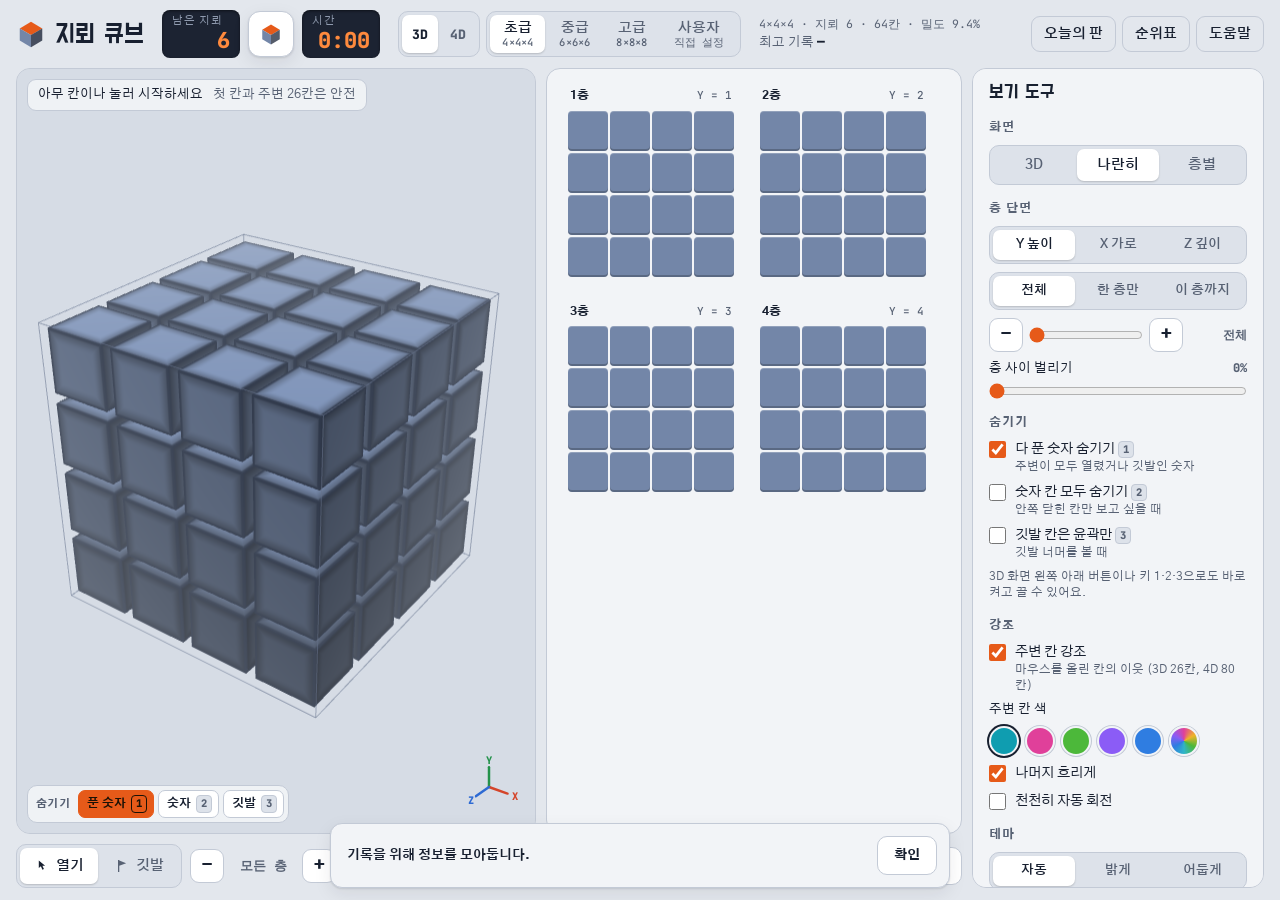
<file: minesweeper-3d/index.html>
<!doctype html>
<html lang="ko">
<head>
  <meta charset="utf-8">
  <meta name="viewport" content="width=device-width, initial-scale=1, viewport-fit=cover">
  <title>지뢰 큐브</title>
  <meta name="description" content="정육면체 칸으로 이뤄진 3차원 지뢰찾기">
  <link rel="icon" href="data:image/svg+xml,%3Csvg xmlns='http://www.w3.org/2000/svg' viewBox='0 0 32 32'%3E%3Cpath fill='%23e65a19' d='M16 3 28 10 16 17 4 10Z'/%3E%3Cpath fill='%237386a8' d='M4 10 16 17V30L4 23Z'/%3E%3Cpath fill='%232a3345' d='M28 10 16 17V30L28 23Z'/%3E%3C/svg%3E">
  <link rel="preconnect" href="https://fonts.googleapis.com">
  <link rel="preconnect" href="https://fonts.gstatic.com" crossorigin>
  <link href="https://fonts.googleapis.com/css2?family=Do+Hyeon&family=Gothic+A1:wght@400;600;800&family=JetBrains+Mono:wght@500;800&display=swap" rel="stylesheet">
  <link rel="stylesheet" href="css/style.css">
  <link rel="stylesheet" href="css/net.css">
</head>
<body>
  <div class="app" id="app">
    <header class="hud">
      <div class="brand">
        <svg class="brand-mark" viewBox="0 0 32 32" aria-hidden="true">
          <path class="bm-top" d="M16 3 28 10 16 17 4 10Z"/>
          <path class="bm-left" d="M4 10 16 17V30L4 23Z"/>
          <path class="bm-right" d="M28 10 16 17V30L28 23Z"/>
        </svg>
        <h1>지뢰 큐브</h1>
      </div>

      <div class="counters">
        <div class="plate" title="남은 지뢰 = 지뢰 수 − 깃발 수">
          <span class="plate-k">남은 지뢰</span>
          <span class="plate-v" id="mines-left">0</span>
        </div>
        <button type="button" class="face" id="btn-new" aria-label="새 게임" title="새 게임 (N)">
          <svg viewBox="0 0 32 32" aria-hidden="true">
            <g class="face-ready"><path d="M16 5 26 11 16 17 6 11Z"/><path d="M6 11 16 17V28L6 22Z"/><path d="M26 11 16 17V28L26 22Z"/></g>
            <g class="face-won"><path d="M7 16.5 13.5 23 25.5 9.5"/></g>
            <g class="face-lost"><path d="M16 4v6M16 22v6M4 16h6M22 16h6M7.5 7.5l4.2 4.2M20.3 20.3l4.2 4.2M24.5 7.5l-4.2 4.2M11.7 20.3l-4.2 4.2"/><circle cx="16" cy="16" r="3.4"/></g>
          </svg>
        </button>
        <div class="plate" title="걸린 시간 (힌트 1회당 +20초)">
          <span class="plate-k">시간</span>
          <span class="plate-v" id="timer">0:00</span>
        </div>
      </div>

      <div class="picker">
        <div class="seg spacesw" role="radiogroup" aria-label="차원" id="spacesw">
          <button type="button" role="radio" data-space="3" id="sp-3">3D</button>
          <button type="button" role="radio" data-space="4" id="sp-4">4D</button>
        </div>
        <div class="levels" role="radiogroup" aria-label="난이도" id="levels">
          <button type="button" role="radio" data-level="easy" data-space="3" id="lv-easy">초급<small>4×4×4</small></button>
          <button type="button" role="radio" data-level="normal" data-space="3" id="lv-normal">중급<small>6×6×6</small></button>
          <button type="button" role="radio" data-level="hard" data-space="3" id="lv-hard">고급<small>8×8×8</small></button>
          <button type="button" role="radio" data-level="custom" data-space="3" id="lv-custom">사용자<small id="custom-dims">직접 설정</small></button>
          <button type="button" role="radio" data-level="h4" data-space="4" id="lv-h4" hidden>4D 초급<small>4×4×4×4</small></button>
          <button type="button" role="radio" data-level="h6" data-space="4" id="lv-h6" hidden>4D 고급<small>6×6×6×6</small></button>
        </div>
      </div>

      <div class="hud-meta">
        <p class="board-line" id="board-line">지뢰 6 · 64칸 · 밀도 9.4%</p>
        <p class="best-line"><span id="best-k">최고 기록</span> <b id="best">—</b></p>
      </div>
      <div class="hud-actions">
        <button type="button" class="ghost-btn daily-btn" id="btn-daily" aria-pressed="false">오늘의 판</button>
        <button type="button" class="ghost-btn" id="btn-records">기록</button>
        <button type="button" class="ghost-btn" id="btn-help">도움말</button>
      </div>
    </header>

    <main class="main" id="main" data-view="3d">
      <div class="stage" id="stage">
        <section class="view3d" id="view3d" aria-label="3D 판">
          <canvas id="gl" aria-label="3D 지뢰찾기 판. 드래그로 회전, 클릭으로 칸 열기"></canvas>
          <div class="overlay" id="overlay" aria-hidden="true"></div>
          <div class="cellinfo" id="cellinfo" aria-live="polite"></div>
          <div class="quickhide" id="quickhide" role="group" aria-label="빠른 숨기기">
            <span class="qh-k">숨기기</span>
            <button type="button" class="qh" data-hide="hideSettled" aria-pressed="false" title="다 푼 숫자 숨기기 (키 1)">푼 숫자<kbd>1</kbd></button>
            <button type="button" class="qh" data-hide="hideNumbers" aria-pressed="false" title="숫자 칸 모두 숨기기 (키 2)">숫자<kbd>2</kbd></button>
            <button type="button" class="qh" data-hide="hideFlags" aria-pressed="false" title="깃발 칸은 윤곽만 (키 3)">깃발<kbd>3</kbd></button>
          </div>
          <div class="nogl" id="nogl" hidden>
            <p><b>이 브라우저에서는 WebGL2를 쓸 수 없어요.</b></p>
            <p>3D 보기 대신 층별 보기로 플레이할 수 있어요.</p>
          </div>
        </section>
        <section class="flat" id="flat" aria-label="층별 펼쳐 보기" hidden></section>
        <div class="linkbar" id="linkbar" role="group" aria-label="임시 깃발 묶기" hidden>
          <span class="lb-text" id="linkbar-text">이을 임시 깃발을 누르세요</span>
          <button type="button" class="qh" data-link="cut" id="lb-cut">연결 끊기</button>
          <button type="button" class="qh" data-link="dissolve" id="lb-dissolve">묶음 풀기</button>
          <button type="button" class="qh" data-link="unmark" id="lb-unmark">임시 깃발 빼기</button>
          <button type="button" class="qh" data-link="cancel" id="lb-cancel">취소<kbd>Esc</kbd></button>
        </div>
      </div>

      <nav class="dock" id="dock" aria-label="플레이 도구">
        <div class="seg seg-mode" role="radiogroup" aria-label="누를 때 동작">
          <button type="button" role="radio" data-mode="open" id="mode-open">
            <svg viewBox="0 0 20 20" aria-hidden="true"><path d="M6 3v9.5l2.6-2.2 1.9 4.4 1.9-.8-1.9-4.3h3.4Z"/></svg>열기</button>
          <button type="button" role="radio" data-mode="flag" id="mode-flag">
            <svg viewBox="0 0 20 20" aria-hidden="true"><path d="M5 2.5h1.6v15H5ZM6.6 3.2l8.6 3.3-8.6 3.3Z"/></svg>깃발</button>
        </div>
        <div class="layer-step" id="dock-layer">
          <button type="button" class="icon-btn" id="dock-layer-dn" aria-label="이전 층">−</button>
          <button type="button" class="layer-chip" id="dock-layer-out">모든 층</button>
          <button type="button" class="icon-btn" id="dock-layer-up" aria-label="다음 층">+</button>
        </div>
        <div class="layer-step w-step" id="dock-w" hidden>
          <button type="button" class="icon-btn" id="dock-w-dn" aria-label="이전 W">−</button>
          <button type="button" class="layer-chip" id="dock-w-out">모든 W</button>
          <button type="button" class="icon-btn" id="dock-w-up" aria-label="다음 W">+</button>
        </div>
        <button type="button" class="tool-btn" id="btn-hint" title="힌트 (H) · 시간 +20초">힌트</button>
        <button type="button" class="tool-btn" id="btn-view" title="3D 시점 초기화 (R)">시점</button>
        <button type="button" class="tool-btn tools-toggle" id="btn-tools" aria-expanded="false" aria-controls="tools">도구</button>
      </nav>

      <aside class="tools" id="tools" aria-label="보기 도구">
        <div class="tools-head">
          <h2>보기 도구</h2>
          <button type="button" class="icon-btn tools-close" id="tools-close" aria-label="닫기">×</button>
        </div>

        <section class="tg">
          <h3>화면</h3>
          <div class="seg" role="radiogroup" aria-label="화면 구성" id="seg-view">
            <button type="button" role="radio" data-view="3d">3D</button>
            <button type="button" role="radio" data-view="split">나란히</button>
            <button type="button" role="radio" data-view="flat">층별</button>
          </div>
        </section>

        <section class="tg" id="tg-w" hidden>
          <h3>4차원 W축</h3>
          <div class="seg seg-sm" role="radiogroup" aria-label="W 큐브 보기" id="seg-wview">
            <button type="button" role="radio" data-wview="all">모든 W</button>
            <button type="button" role="radio" data-wview="near">이 W와 양옆</button>
          </div>
          <div class="layer-row">
            <button type="button" class="icon-btn" id="w-dn" aria-label="이전 W">−</button>
            <input type="range" id="wfocus" min="0" max="3" step="1" value="0" aria-label="W 선택">
            <button type="button" class="icon-btn" id="w-up" aria-label="다음 W">+</button>
            <output id="w-out" for="wfocus">W 1 / 4</output>
          </div>
          <p class="tg-note">W값마다 3D 큐브가 하나씩 있어요. 한 칸의 이웃 80칸은 같은 큐브와 바로 옆 W 큐브(w−1, w+1)의 3×3×3 칸이에요.</p>
        </section>

        <section class="tg">
          <h3>층 단면</h3>
          <div class="seg seg-sm" role="radiogroup" aria-label="층을 나누는 축" id="seg-axis">
            <button type="button" role="radio" data-axis="1">Y 높이</button>
            <button type="button" role="radio" data-axis="0">X 가로</button>
            <button type="button" role="radio" data-axis="2">Z 깊이</button>
          </div>
          <div class="seg seg-sm" role="radiogroup" aria-label="단면 방식" id="seg-slice">
            <button type="button" role="radio" data-slice="all">전체</button>
            <button type="button" role="radio" data-slice="one">한 층만</button>
            <button type="button" role="radio" data-slice="upto">이 층까지</button>
          </div>
          <div class="layer-row">
            <button type="button" class="icon-btn" id="layer-dn" aria-label="이전 층">−</button>
            <input type="range" id="layer" min="0" max="7" step="1" value="0" aria-label="층 선택">
            <button type="button" class="icon-btn" id="layer-up" aria-label="다음 층">+</button>
            <output id="layer-out" for="layer">1 / 8층</output>
          </div>
          <label class="slider" for="explode">
            <span>층 사이 벌리기 <output id="explode-out">0%</output></span>
            <input type="range" id="explode" min="0" max="1.5" step="0.05" value="0">
          </label>
        </section>

        <section class="tg">
          <h3>숨기기</h3>
          <label class="check" for="opt-settled"><input type="checkbox" id="opt-settled">
            <span>다 푼 숫자 숨기기 <kbd>1</kbd><small>주변이 모두 열렸거나 깃발인 숫자</small></span></label>
          <label class="check" for="opt-numbers"><input type="checkbox" id="opt-numbers">
            <span>숫자 칸 모두 숨기기 <kbd>2</kbd><small>안쪽 닫힌 칸만 보고 싶을 때</small></span></label>
          <label class="check" for="opt-flags"><input type="checkbox" id="opt-flags">
            <span>깃발 칸은 윤곽만 <kbd>3</kbd><small>깃발 너머를 볼 때</small></span></label>
          <p class="tg-note">3D 화면 왼쪽 아래 버튼이나 키 1·2·3으로도 바로 켜고 끌 수 있어요.</p>
        </section>

        <section class="tg">
          <h3>강조</h3>
          <label class="check" for="opt-nb"><input type="checkbox" id="opt-nb">
            <span>주변 칸 강조<small>마우스를 올린 칸의 이웃 (3D 26칸, 4D 80칸)</small></span></label>
          <div class="nbcolor">
            <span class="nbc-k" id="nbc-label">주변 칸 색</span>
            <div class="swatches" role="radiogroup" aria-labelledby="nbc-label" id="nb-swatches">
              <button type="button" role="radio" class="sw sw-base" data-color="" title="기본 청록" aria-label="기본 청록"></button>
              <button type="button" role="radio" class="sw" data-color="#e0409a" style="--sw: #e0409a" title="분홍" aria-label="분홍"></button>
              <button type="button" role="radio" class="sw" data-color="#4cb83a" style="--sw: #4cb83a" title="연두" aria-label="연두"></button>
              <button type="button" role="radio" class="sw" data-color="#8b5cf6" style="--sw: #8b5cf6" title="보라" aria-label="보라"></button>
              <button type="button" role="radio" class="sw" data-color="#2f7de1" style="--sw: #2f7de1" title="파랑" aria-label="파랑"></button>
              <label class="sw sw-custom" for="nb-custom" title="직접 고르기"><input type="color" id="nb-custom" value="#0f9db0" aria-label="주변 칸 색 직접 고르기"></label>
            </div>
          </div>
          <label class="check" for="opt-dim"><input type="checkbox" id="opt-dim">
            <span>나머지 흐리게</span></label>
          <label class="check" for="opt-rotate"><input type="checkbox" id="opt-rotate">
            <span>천천히 자동 회전</span></label>
        </section>

        <section class="tg">
          <h3>테마</h3>
          <div class="seg seg-sm" role="radiogroup" aria-label="화면 밝기" id="seg-theme">
            <button type="button" role="radio" data-tm="auto">자동</button>
            <button type="button" role="radio" data-tm="light">밝게</button>
            <button type="button" role="radio" data-tm="dark">어둡게</button>
          </div>
        </section>

        <section class="tg">
          <h3>판 만들기</h3>
          <label class="check" for="opt-noguess"><input type="checkbox" id="opt-noguess">
            <span>추측 없는 판<small>논리만으로 끝까지 풀리는 배치만 냄. 다음 판부터 적용</small></span></label>
        </section>

        <section class="tg keys">
          <h3>조작</h3>
          <dl>
            <dt>왼쪽 클릭</dt><dd>열기 · 숫자 칸은 코드 열기</dd>
            <dt>오른쪽 클릭</dt><dd>깃발</dd>
            <dt>휠 클릭</dt><dd>임시 깃발 (T) · 숫자 칸은 코드 열기</dd>
            <dt>임시 깃발 클릭</dt><dd>열리지 않음 · 다른 임시 깃발을 눌러 묶기</dd>
            <dt>드래그</dt><dd>회전 (오른쪽·Shift 드래그는 이동)</dd>
            <dt>휠</dt><dd>확대·축소</dd>
            <dt>W A S D</dt><dd>카메라 앞뒤·옆 이동 (Q E 아래·위)</dd>
            <dt>[ ]</dt><dd>층 이동</dd>
            <dt>, .</dt><dd>4D에서 W 이동</dd>
            <dt>1 2 3</dt><dd>숨기기: 푼 숫자 · 숫자 · 깃발</dd>
            <dt>길게 누르기</dt><dd>터치에서 깃발</dd>
          </dl>
        </section>
      </aside>
    </main>
  </div>

  <div class="scrim" id="scrim" hidden></div>
  <div class="dialog" id="dialog" role="dialog" aria-modal="true" aria-labelledby="dialog-title" hidden></div>
  <div class="toast" id="toast" role="status" aria-live="polite" hidden></div>

  <script src="js/game.js"></script>
  <script src="js/solver.js"></script>
  <script src="js/render.js"></script>
  <script src="js/flat.js"></script>
  <script>window.MS_BOARD = {"v":"cc21a70b3f","api":"https://ms3d-board.yoon57296.workers.dev/","verUrl":"version.json"};</script>
  <script src="js/net.js"></script>
  <script src="js/ui.js"></script>
</body>
</html>
</file>
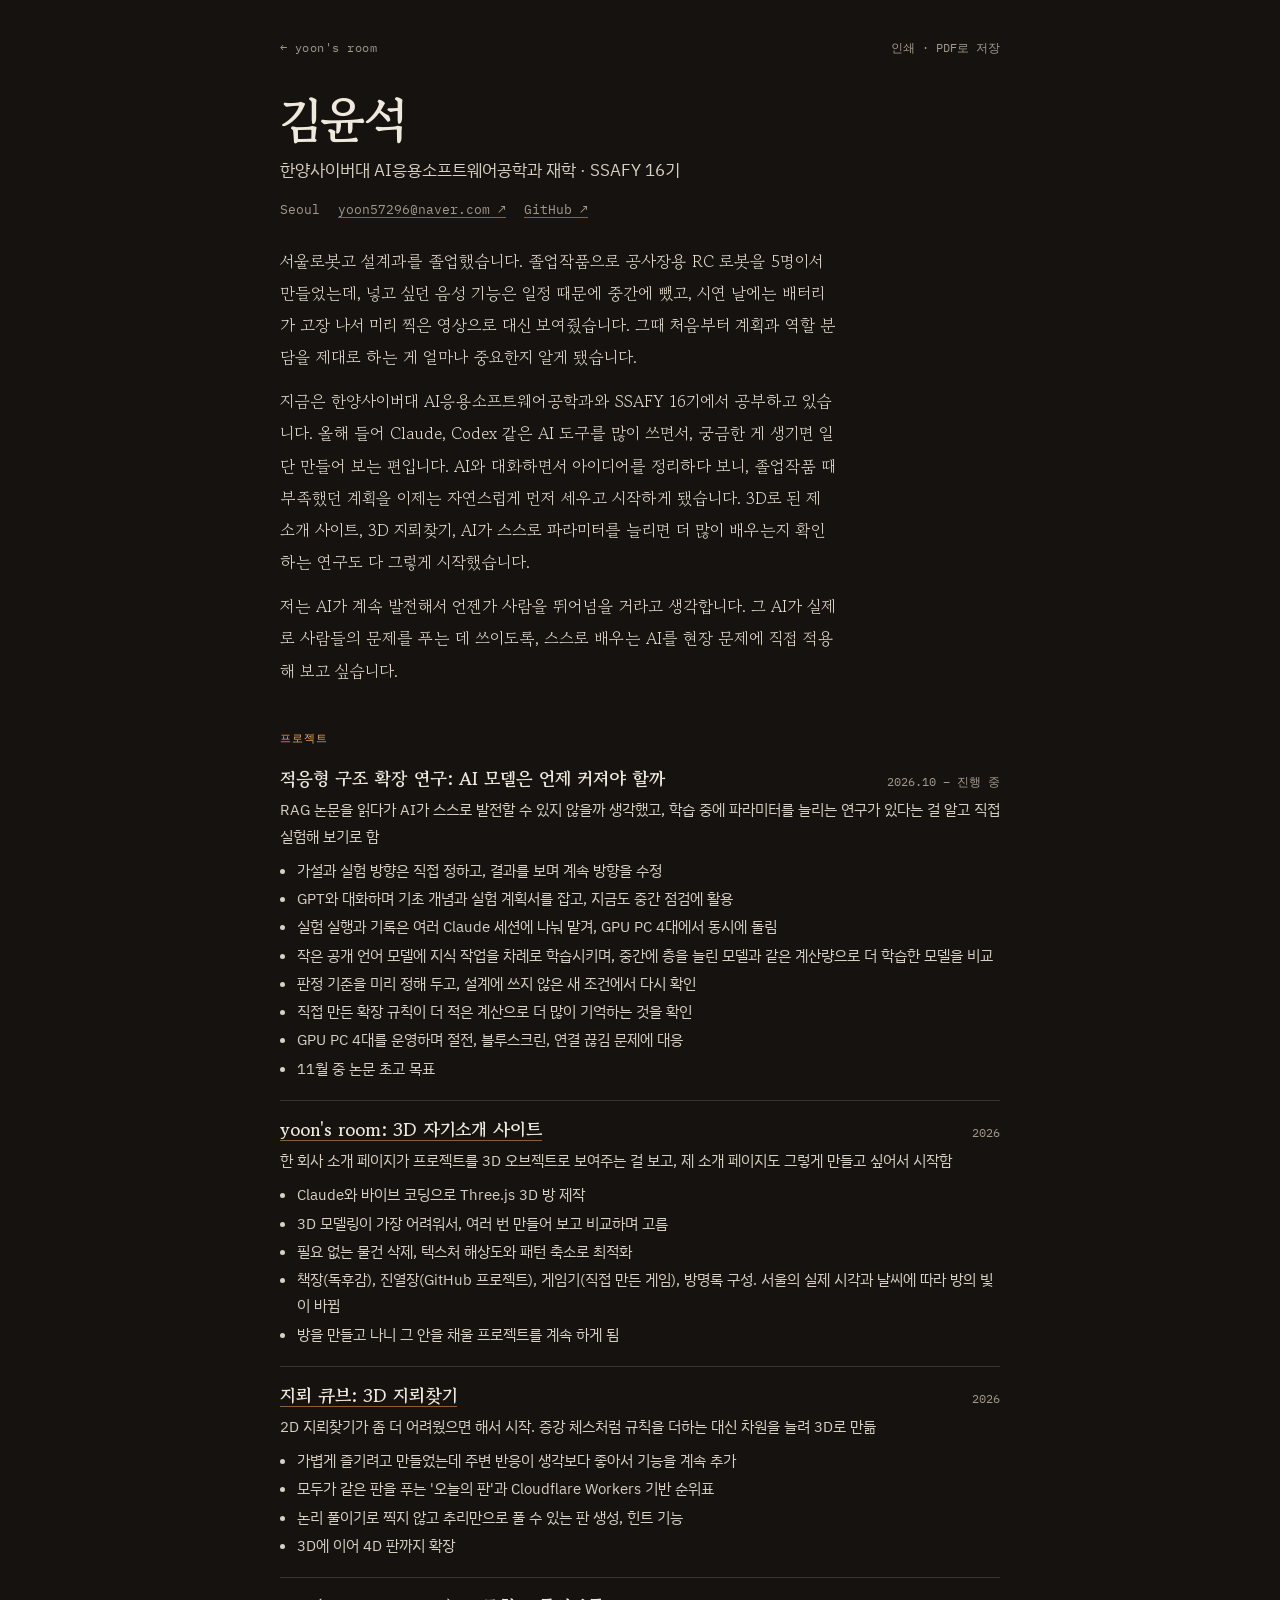
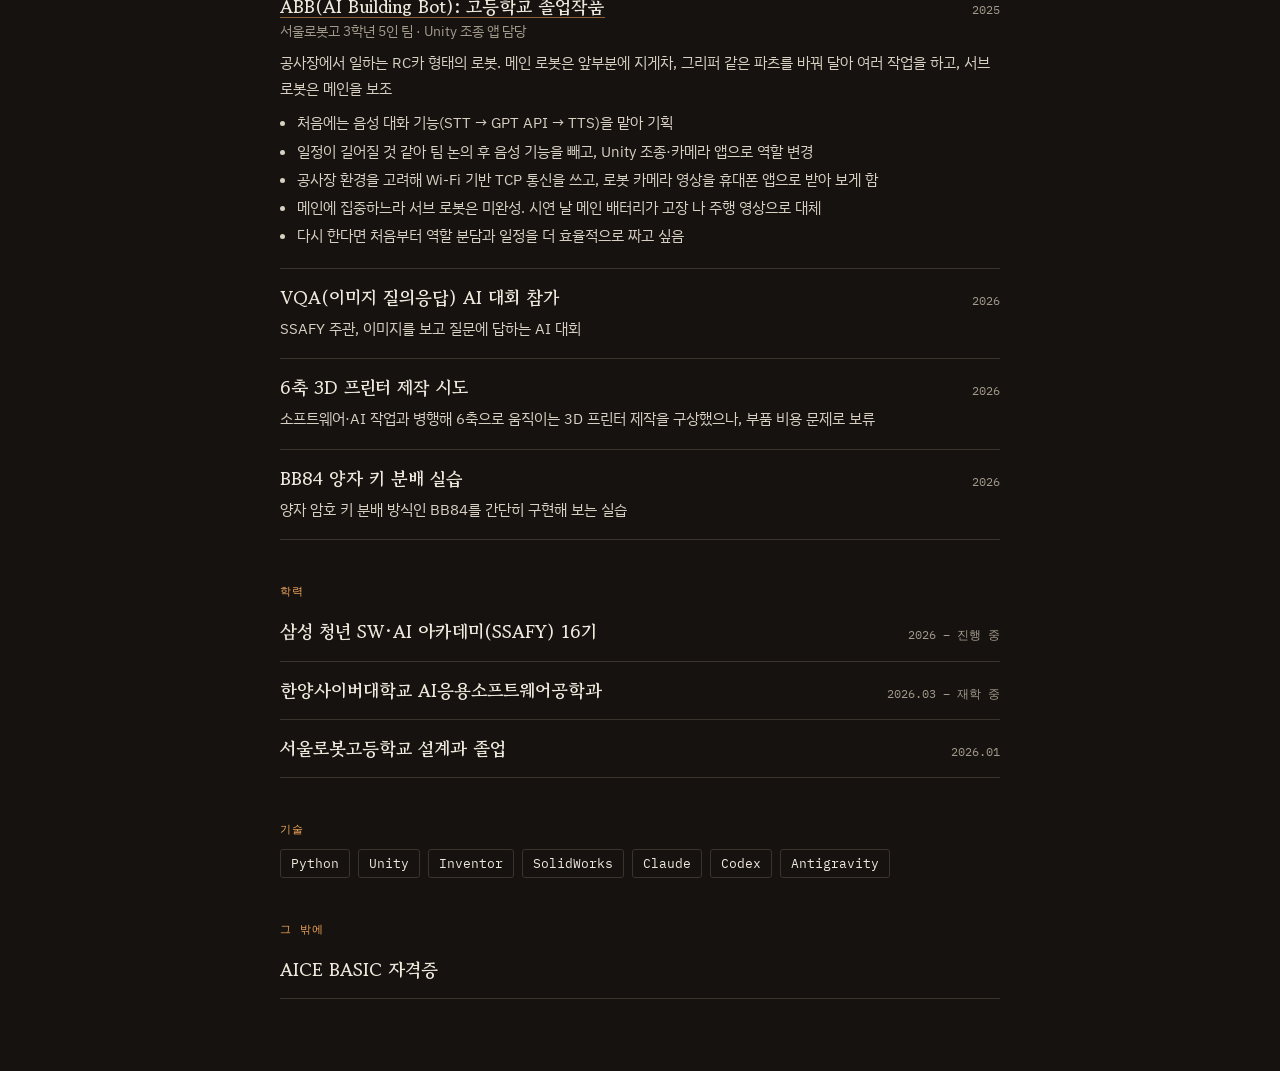
<file: resume/index.html>
<!doctype html>
<html lang="ko">
<head>
<meta charset="utf-8">
<meta name="viewport" content="width=device-width, initial-scale=1, viewport-fit=cover">
<title>이력서 · yoon</title>
<meta name="description" content="yoon57296의 이력서와 포트폴리오.">
<meta name="theme-color" content="#15120f">
<link rel="preconnect" href="https://fonts.googleapis.com">
<link rel="preconnect" href="https://fonts.gstatic.com" crossorigin>
<link href="https://fonts.googleapis.com/css2?family=Gowun+Batang:wght@400;700&family=IBM+Plex+Mono:wght@400;500&family=IBM+Plex+Sans+KR:wght@400;500;600&display=swap" rel="stylesheet">
<style>
/* The monitor's screen: same palette as the room, one readable column. Prints as a plain light page. */
:root{
  color-scheme:dark;
  --ink:#15120f;--paper:#efe8dc;--muted:#a39a8c;--line:#3b342c;--lamp:#f2a65a;
  --serif:"Gowun Batang","Noto Serif KR",Georgia,serif;
  --sans:"IBM Plex Sans KR",system-ui,sans-serif;
  --mono:"IBM Plex Mono",ui-monospace,Consolas,monospace;
}
*{box-sizing:border-box}
body{margin:0;background:var(--ink);color:var(--paper);font:400 15px/1.75 var(--sans);-webkit-font-smoothing:antialiased}
a{color:inherit;text-decoration-color:#f2a65a88;text-underline-offset:3px}
a:hover{color:var(--lamp)}
:focus-visible{outline:2px solid var(--lamp);outline-offset:3px}
main{max-width:760px;margin:0 auto;padding:calc(40px + env(safe-area-inset-top,0px)) max(20px,env(safe-area-inset-right,0px)) 72px max(20px,env(safe-area-inset-left,0px))}
.bar{display:flex;justify-content:space-between;gap:12px;margin-bottom:36px;font:400 11.5px var(--mono);letter-spacing:.04em;color:var(--muted)}
.bar a,.bar button{color:var(--muted);text-decoration:none;font:inherit;background:none;border:0;padding:0;cursor:pointer}
.bar a:hover,.bar button:hover{color:var(--paper)}
.framed .bar .home{visibility:hidden}
.rs-example{font:400 12.5px/1.6 var(--mono);color:var(--lamp);border:1px dashed #f2a65a66;border-radius:4px;padding:8px 12px;margin:0 0 28px}
.rs-name{margin:0;font:700 clamp(34px,7vw,48px)/1.1 var(--serif);letter-spacing:-.02em}
.rs-role{margin-top:10px;font-size:17px;color:#d8d0c3}
.rs-links{display:flex;flex-wrap:wrap;gap:6px 18px;margin-top:14px;font:400 12.5px/1.6 var(--mono);color:var(--muted)}
.rs-summary{margin:26px 0 0;font:400 16.5px/1.95 var(--serif);color:#e6ddcf;max-width:62ch}
.rs-summary+.rs-summary{margin-top:12px}
.rs-sec{margin-top:44px}
.rs-h{margin:0 0 4px;font:500 11px/1.4 var(--mono);letter-spacing:.1em;text-transform:uppercase;color:var(--lamp)}
.rs-entry{padding:16px 0;border-bottom:1px solid var(--line)}
.rs-head{display:flex;justify-content:space-between;align-items:baseline;gap:6px 16px;flex-wrap:wrap}
.rs-title{font:700 18px/1.4 var(--serif)}
.rs-period{font:400 12px var(--mono);color:var(--muted);white-space:nowrap}
.rs-org{color:var(--muted);font-size:14px}
.rs-desc{margin:6px 0 0;color:#d8d0c3}
.rs-points{margin:8px 0 0;padding-left:1.1em;color:#d8d0c3}
.rs-points li{margin:2px 0}
.rs-skills{list-style:none;display:flex;flex-wrap:wrap;gap:8px;margin:12px 0 0;padding:0}
.rs-skills li{font:400 12.5px/1 var(--mono);border:1px solid var(--line);border-radius:3px;padding:7px 10px}
.status{color:var(--muted)}
@media print{
  :root{color-scheme:light;--ink:#fff;--paper:#111;--muted:#555;--line:#ddd;--lamp:#8a4b12}
  .bar,.rs-example{display:none}
  main{padding:0;max-width:none}
  .rs-summary,.rs-desc,.rs-points,.rs-role{color:#222}
  .rs-entry{break-inside:avoid}
  a{text-decoration:none}
}
</style>
</head>
<body>
<main>
  <nav class="bar"><a class="home" href="../">← yoon's room</a><button type="button" id="print">인쇄 · PDF로 저장</button></nav>
  <div id="resume"><p class="status">불러오는 중…</p></div>
</main>
<script src="render.js"></script>
<script>
'use strict';
if (window.top !== window) document.body.classList.add('framed');   // shown on the room's monitor: the room has its own back button
document.getElementById('print').addEventListener('click', () => print());
const box = document.getElementById('resume');
fetch('../data/resume.json', { cache: 'no-cache' })
  .then(r => { if (!r.ok) throw new Error(r.status); return r.json(); })
  .then(r => { box.replaceChildren(renderResume(r, { base: '../' })); if (r.name) document.title = '이력서 · ' + r.name; })
  .catch(() => { box.replaceChildren(Object.assign(document.createElement('p'), { className: 'status', textContent: '이력서를 불러오지 못했어요. 잠시 뒤 다시 열어주세요.' })); });
</script>
</body>
</html>
</file>
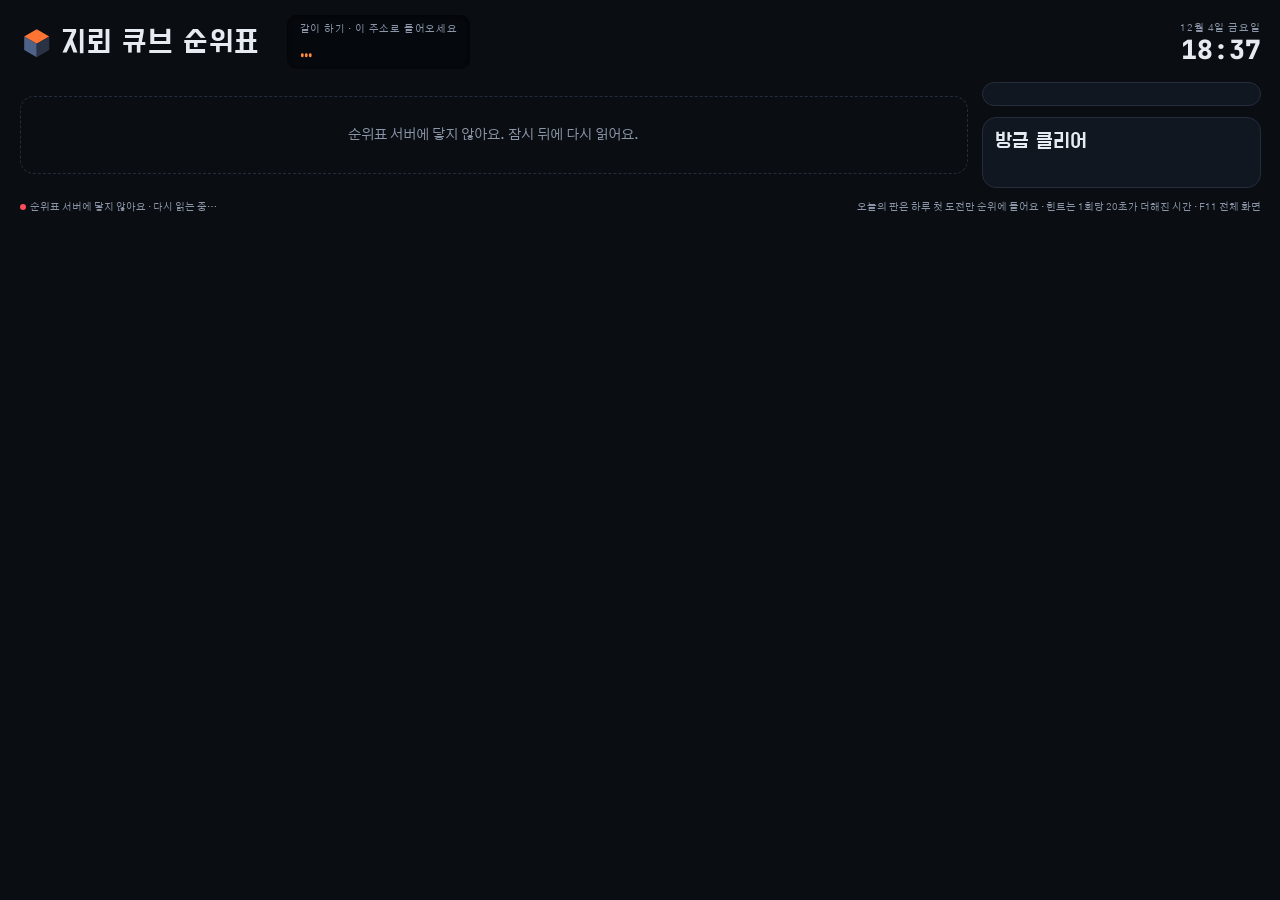
<file: minesweeper-3d/board.html>
<!doctype html>
<html lang="ko">
<head>
  <meta charset="utf-8">
  <meta name="viewport" content="width=device-width, initial-scale=1">
  <title>지뢰 큐브 순위표</title>
  <link rel="icon" href="data:image/svg+xml,%3Csvg xmlns='http://www.w3.org/2000/svg' viewBox='0 0 32 32'%3E%3Cpath fill='%23e65a19' d='M16 3 28 10 16 17 4 10Z'/%3E%3Cpath fill='%237386a8' d='M4 10 16 17V30L4 23Z'/%3E%3Cpath fill='%232a3345' d='M28 10 16 17V30L28 23Z'/%3E%3C/svg%3E">
  <link rel="preconnect" href="https://fonts.googleapis.com">
  <link rel="preconnect" href="https://fonts.gstatic.com" crossorigin>
  <link href="https://fonts.googleapis.com/css2?family=Do+Hyeon&family=Gothic+A1:wght@400;600;800&family=JetBrains+Mono:wght@500;800&display=swap" rel="stylesheet">
  <style>
    /* 큰 화면(남는 모니터)에 띄워 두는 순위표. 게임의 타이머 판(어두운 판 위 주황 숫자)을 그대로 키운 한 가지 모습으로 간다. */
    :root {
      color-scheme: dark;
      --bg: #0a0d12; --panel: #111720; --raise: #18202b; --line: #232d3b; --ink: #e6ebf2; --muted: #8b96a8;
      --plate: #05080c; --plate-ink: #ff8a3d; --accent: #ff7433; --cube: #4e6288; --edge: #2a3345;
      --gold: #ffcc33; --silver: #c4ccd9; --bronze: #d9925a; --good: #38c774; --bad: #ff4c5c;
      --f-display: "Do Hyeon", "Gothic A1", "Malgun Gothic", "Apple SD Gothic Neo", sans-serif;
      --f-body: "Gothic A1", "Malgun Gothic", "Apple SD Gothic Neo", system-ui, sans-serif;
      --f-mono: "JetBrains Mono", ui-monospace, "Cascadia Mono", Consolas, monospace;
      --u: clamp(12px, 0.62vw + 6px, 20px);   /* 화면 크기에 맞춰 커지는 기본 글자 크기 */
    }
    * { box-sizing: border-box; }
    [hidden] { display: none !important; }
    html, body { height: 100%; }
    body {
      margin: 0; background: var(--bg); color: var(--ink); font: 400 var(--u)/1.45 var(--f-body);
      display: grid; grid-template-rows: auto auto 1fr auto; gap: calc(var(--u) * 0.9);
      padding: calc(var(--u) * 1.1) max(16px, calc(var(--u) * 1.4));
    }
    button { font: inherit; color: inherit; }

    .top { display: flex; flex-wrap: wrap; align-items: center; gap: calc(var(--u) * 0.8) calc(var(--u) * 2); }
    .brand { display: flex; align-items: center; gap: calc(var(--u) * 0.6); }
    .brand svg { width: calc(var(--u) * 2.4); height: calc(var(--u) * 2.4); }
    .brand h1 { margin: 0; font: 400 calc(var(--u) * 2.3)/1 var(--f-display); letter-spacing: 0.01em; white-space: nowrap; }
    .join {
      display: grid; gap: 2px; padding: calc(var(--u) * 0.45) calc(var(--u) * 0.9);
      background: var(--plate); border-radius: 10px; box-shadow: inset 0 1px 4px rgb(0 0 0 / 0.6); min-width: 0;
    }
    .join span, .clock span, .k { font-size: calc(var(--u) * 0.72); letter-spacing: 0.08em; color: var(--muted); }
    .join b { font: 800 calc(var(--u) * 1.5)/1.1 var(--f-mono); color: var(--plate-ink); overflow-wrap: anywhere; }
    .join small { font: 500 calc(var(--u) * 0.7) var(--f-mono); color: var(--muted); }
    .clock { margin-left: auto; display: grid; justify-items: end; gap: 2px; }
    .clock b { font: 800 calc(var(--u) * 1.9)/1 var(--f-mono); font-variant-numeric: tabular-nums; }

    .banner {
      display: flex; align-items: center; gap: calc(var(--u) * 0.8);
      padding: calc(var(--u) * 0.6) calc(var(--u) * 1);
      border-radius: 12px; background: var(--accent); color: #1b1206; font-weight: 800; font-size: calc(var(--u) * 1.15);
      animation: drop 0.35s ease-out;
    }
    .banner .tag { font: 400 calc(var(--u) * 1.3)/1 var(--f-display); background: #1b1206; color: var(--accent); padding: 4px 10px; border-radius: 8px; }
    .banner b { font-family: var(--f-mono); }
    @keyframes drop { from { transform: translateY(-8px); opacity: 0; } to { transform: none; opacity: 1; } }

    .grid { display: grid; grid-template-columns: minmax(0, 1fr) minmax(0, 20em); gap: calc(var(--u) * 1); min-height: 0; }
    .levels { display: grid; grid-template-columns: repeat(auto-fit, minmax(12.5em, 1fr)); gap: calc(var(--u) * 0.8); align-content: stretch; min-width: 0; min-height: 0; }
    .card, .side section {
      background: var(--panel); border: 1px solid var(--line); border-radius: 14px;
      padding: calc(var(--u) * 0.8) calc(var(--u) * 0.9); min-width: 0;
    }
    .card { display: grid; gap: calc(var(--u) * 0.45); align-content: start; overflow: hidden; }
    .card header { display: flex; flex-wrap: wrap; align-items: baseline; justify-content: space-between; gap: 0 8px; }
    .card h2 { white-space: nowrap; }
    .card h2, .side h2 { margin: 0; font: 400 calc(var(--u) * 1.6)/1.1 var(--f-display); }
    .card.four h2 { color: var(--accent); }
    .dims { font: 500 calc(var(--u) * 0.72) var(--f-mono); color: var(--muted); white-space: nowrap; }
    .card h3 { margin: calc(var(--u) * 0.4) 0 0; font-size: calc(var(--u) * 0.75); letter-spacing: 0.06em; color: var(--muted); font-weight: 800; display: flex; justify-content: space-between; }
    .card h3 .cnt { font-weight: 600; letter-spacing: 0; }

    .rank { list-style: none; margin: 0; padding: 0; display: grid; gap: 3px; }
    .rank li {
      display: grid; grid-template-columns: 1.8em minmax(0, 1fr) auto; align-items: center; gap: 2px 0.5em;
      padding: calc(var(--u) * 0.32) calc(var(--u) * 0.5); border-radius: 8px; background: var(--raise);
    }
    .rank .pos { font: 800 calc(var(--u) * 0.95) var(--f-mono); color: var(--muted); text-align: center; }
    .rank li:nth-child(1) .pos { color: var(--gold); }
    .rank li:nth-child(2) .pos { color: var(--silver); }
    .rank li:nth-child(3) .pos { color: var(--bronze); }
    .rank li:nth-child(1) { box-shadow: inset 3px 0 0 var(--gold); }
    .rank .nm { font-weight: 800; overflow: hidden; text-overflow: ellipsis; white-space: nowrap; }
    .rank .nm small { font-weight: 600; color: var(--muted); font-size: 0.78em; margin-left: 0.3em; }
    .rank .tm { font: 800 calc(var(--u) * 1.05) var(--f-mono); color: var(--plate-ink); font-variant-numeric: tabular-nums; }
    .x { display: none; }
    .admin .x {
      display: inline-grid; place-items: center; border: 1px solid var(--line); background: transparent; border-radius: 6px;
      color: var(--muted); font-size: 0.8em; padding: 0 0.4em; cursor: pointer;
    }
    .admin .x.armed { background: var(--bad); border-color: var(--bad); color: #fff; }
    /* 관리 화면(?admin, 서버 컴퓨터): 기록마다 자리(IP) 표. 같은 자리는 같은 색 */
    .rank .sub { grid-column: 2 / -1; display: flex; align-items: center; gap: 0.4em; min-width: 0; }
    .rank .sub .x { margin-left: auto; }
    .seat {
      font: 700 0.72em var(--f-mono); white-space: nowrap; padding: 0.05em 0.45em; border-radius: 99px;
      color: hsl(var(--h) 80% 72%); border: 1px solid hsl(var(--h) 60% 55% / 0.75);
    }
    .empty { color: var(--muted); font-size: calc(var(--u) * 0.8); padding: calc(var(--u) * 0.3) 0.2em; }
    .fresh { animation: fresh 4s ease-out; }
    @keyframes fresh { 0%, 30% { background: color-mix(in srgb, var(--accent) 45%, var(--raise)); } 100% { background: var(--raise); } }

    .side { display: grid; grid-template-rows: auto minmax(0, 1fr); gap: calc(var(--u) * 0.8); min-height: 0; min-width: 0; }
    .admin .side { grid-template-rows: auto auto minmax(0, 1fr); }
    .seats { display: grid; gap: calc(var(--u) * 0.45); }
    .side .seats h2 { font-size: calc(var(--u) * 1.2); }
    .seats h2 small { font: 600 calc(var(--u) * 0.65) var(--f-body); color: var(--muted); margin-left: 0.4em; }
    .seats ol { list-style: none; margin: 0; padding: 0; display: grid; gap: 4px; max-height: 12em; overflow-y: auto; }
    .seats li { display: flex; flex-wrap: wrap; align-items: center; gap: 0.3em 0.5em; font-size: calc(var(--u) * 0.8); padding: 0.3em 0.5em; border-radius: 8px; background: var(--raise); }
    .seats .who { font-weight: 800; min-width: 0; overflow-wrap: anywhere; }
    .seats li.multi .who { color: var(--gold); }
    .seats .n { color: var(--muted); margin-left: auto; white-space: nowrap; }
    /* 인터넷 순위판의 관리 키 입력(?admin) */
    .keybox { display: grid; gap: calc(var(--u) * 0.4); }
    .keybox .row { display: flex; gap: 6px; }
    .keybox input {
      flex: 1; min-width: 0; font: 500 calc(var(--u) * 0.85) var(--f-mono); color: var(--ink);
      background: var(--plate); border: 1px solid var(--line); border-radius: 8px; padding: 0.35em 0.6em;
    }
    .keybox button { border: 0; border-radius: 8px; background: var(--accent); color: #1b1206; font-weight: 800; padding: 0.35em 0.9em; cursor: pointer; }
    .keybox p { margin: 0; font-size: calc(var(--u) * 0.72); color: var(--muted); }
    .keybox p.err { color: var(--bad); }
    .stats { display: grid; grid-template-columns: repeat(3, minmax(0, 1fr)); gap: 6px; }
    .stats div { display: grid; gap: 2px; background: var(--plate); border-radius: 10px; padding: calc(var(--u) * 0.45) calc(var(--u) * 0.6); }
    .stats b { font: 800 calc(var(--u) * 1.5)/1 var(--f-mono); color: var(--plate-ink); }
    .feed { display: grid; grid-template-rows: auto minmax(0, 1fr); gap: calc(var(--u) * 0.5); min-height: 0; overflow: hidden; }
    .feed ol {
      list-style: none; margin: 0; padding: 0; display: grid; gap: 4px; align-content: start; overflow: hidden;
      -webkit-mask-image: linear-gradient(to bottom, #000 82%, transparent); mask-image: linear-gradient(to bottom, #000 82%, transparent);
    }
    .feed li { display: grid; grid-template-columns: minmax(0, 1fr) auto; gap: 2px 0.6em; padding: calc(var(--u) * 0.4) calc(var(--u) * 0.55); border-radius: 8px; background: var(--raise); }
    .feed .nm { font-weight: 800; overflow: hidden; text-overflow: ellipsis; white-space: nowrap; }
    .feed .tm { font: 800 calc(var(--u) * 1) var(--f-mono); color: var(--plate-ink); }
    .feed .meta { grid-column: 1 / -1; font-size: calc(var(--u) * 0.72); color: var(--muted); display: flex; gap: 0.5em; align-items: center; }
    .pill { font-size: 0.9em; font-weight: 800; padding: 0 0.5em; border-radius: 99px; background: var(--edge); color: var(--ink); }
    .pill.daily { background: var(--accent); color: #1b1206; }
    .pill.sus { background: color-mix(in srgb, var(--gold) 30%, var(--edge)); cursor: help; }
    .pill.sus.out { background: var(--bad); color: #fff; }

    .foot { display: flex; flex-wrap: wrap; justify-content: space-between; gap: 6px 16px; color: var(--muted); font-size: calc(var(--u) * 0.72); }
    .live::before { content: ""; display: inline-block; width: 0.6em; height: 0.6em; border-radius: 50%; background: var(--bad); margin-right: 0.45em; vertical-align: 0.05em; }
    .live.on::before { background: var(--good); }
    .err-box { grid-column: 1 / -1; padding: 2em; text-align: center; color: var(--muted); border: 1px dashed var(--line); border-radius: 14px; }

    @media (max-width: 900px) {
      html, body { height: auto; }
      body { min-height: 100%; grid-template-rows: auto; }
      .grid { grid-template-columns: minmax(0, 1fr); }
      .levels { align-content: start; }
      .clock { margin-left: 0; justify-items: start; }
      .feed ol { -webkit-mask-image: none; mask-image: none; }
    }
    @media (prefers-reduced-motion: reduce) { .banner, .fresh { animation: none; } }
  </style>
  <script>window.MS_BOARD = {"v":"cc21a70b3f","api":"https://ms3d-board.yoon57296.workers.dev/","verUrl":"version.json"};</script>
</head>
<body>
  <header class="top">
    <div class="brand">
      <svg viewBox="0 0 32 32" aria-hidden="true">
        <path fill="#ff7433" d="M16 3 28 10 16 17 4 10Z"/><path fill="#4e6288" d="M4 10 16 17V30L4 23Z"/><path fill="#2a3345" d="M28 10 16 17V30L28 23Z"/>
      </svg>
      <h1>지뢰 큐브 순위표</h1>
    </div>
    <div class="join"><span id="join-label">같이 하기 · 같은 네트워크에서 이 주소로</span><b id="join">…</b><small id="join-more"></small></div>
    <div class="clock"><span id="date"></span><b id="time">--:--</b></div>
  </header>
  <div class="banner" id="banner" role="status" aria-live="polite" hidden></div>
  <main class="grid">
    <section class="levels" id="levels" aria-label="난이도별 순위"></section>
    <aside class="side">
      <section aria-label="오늘">
        <div class="stats" id="stats"></div>
      </section>
      <section class="seats" id="seats-box" aria-label="자리별 기록" hidden>
        <h2>자리별<small id="seats-note">IP · 서버 컴퓨터에서만 보여요</small></h2>
        <form class="keybox" id="keybox" hidden>
          <label for="key-in" class="k">관리 키</label>
          <div class="row"><input type="password" id="key-in" autocomplete="current-password"><button type="submit">열기</button></div>
          <p id="key-msg"></p>
        </form>
        <ol id="seats"></ol>
      </section>
      <section class="feed" aria-label="방금 클리어">
        <h2>방금 클리어</h2>
        <ol id="feed"></ol>
      </section>
    </aside>
  </main>
  <footer class="foot">
    <span id="live" class="live">연결 중</span>
    <span>오늘의 판은 하루 첫 도전만 순위에 들어요 · 힌트는 1회당 20초가 더해진 시간 · F11 전체 화면</span>
  </footer>

  <script>
    (function () {
      'use strict';
      var $ = function (id) { return document.getElementById(id); };
      var ADMIN = /(^|[?&])admin\b/.test(location.search.slice(1));
      // 순위표 서버가 다른 주소(인터넷, Cloudflare Worker)에 있으면 github.io 빌드가 MS_BOARD.api에 적어 둔다.
      // 그때는 실시간 연결 대신 15초마다 읽고, 관리 화면(?admin)은 서버 컴퓨터가 아니라 관리 키로 연다.
      var CFG = window.MS_BOARD || {};
      var API = CFG.api ? String(CFG.api).replace(/\/*$/, '/') : '';
      var REMOTE = !!API, POLL = 15000;
      var GAME_URL = new URL('./', location.href).href;   // 게임 주소(순위판 옆)
      var adminKey = '';
      try { adminKey = localStorage.getItem('ms3d.adminKey') || ''; } catch (e) { adminKey = ''; }
      // 한 목록에 보일 줄 수: 화면이 높을수록 많이
      var N = innerHeight >= 1000 ? 8 : innerHeight >= 780 ? 6 : 4;
      var data = null, freshId = null, lastSeen = null, banners = [], bannerOn = false, ver = '', known = null;
      if (ADMIN) document.body.classList.add('admin');
      if (REMOTE) {
        $('join-label').textContent = '같이 하기 · 이 주소로 들어오세요';
        $('seats-note').textContent = 'IP · 관리 키로만 보여요';
      }

      function esc(s) {
        return String(s).replace(/[&<>"']/g, function (c) { return { '&': '&amp;', '<': '&lt;', '>': '&gt;', '"': '&quot;', "'": '&#39;' }[c]; });
      }
      function fmt(ms) {
        var s = Math.max(0, ms) / 1000, m = Math.floor(s / 60), r = (s - m * 60).toFixed(1);
        return m + ':' + (+r < 10 ? '0' : '') + r;
      }
      function ago(t) {
        var s = Math.max(0, (Date.now() - t) / 1000);
        if (s < 60) return '방금';
        if (s < 3600) return Math.floor(s / 60) + '분 전';
        if (s < 86400) return Math.floor(s / 3600) + '시간 전';
        return Math.floor(s / 86400) + '일 전';
      }
      function dayText(day) {
        var m = /^\d+-(\d+)-(\d+)$/.exec(day || '');
        return m ? (+m[1]) + '월 ' + (+m[2]) + '일' : '';
      }
      function levelName(key) {
        if (!data) return key;
        var l = data.levels.filter(function (x) { return x.key === key; })[0];
        return l ? l.name : key;
      }

      // 자리(IP) 표: 끝의 두 자리(예: 107.182)만 적고, 마지막 숫자로 색을 고른다(이웃 번호끼리 색이 멀어지게 황금각).
      function seatLabel(ip) {
        if (ip === '127.0.0.1') return '서버';
        var m = /(\d+\.\d+)$/.exec(ip) || /([0-9a-f]*:[0-9a-f]+)$/i.exec(ip);   // IPv6는 끝의 두 묶음
        return m ? m[1] : ip;
      }
      function seatHue(ip) {
        var m = /(\d+)$/.exec(ip), h = 0;
        if (m) return Math.round((+m[1] * 137.508) % 360);
        for (var i = 0; i < ip.length; i++) h = (h * 31 + ip.charCodeAt(i)) % 360;
        return h;
      }
      function seat(r) {
        if (!ADMIN) return '';
        if (!r.ip) return '';   // IP를 남기기 전의 기록
        return '<span class="seat" style="--h:' + seatHue(r.ip) + '" title="' + esc(r.ip) + '">' + esc(seatLabel(r.ip)) + '</span>';
      }

      // 관리 화면: 자동 입력 의심 점수. 기준 이상이면 순위에서 빠진 기록이다. 이유는 마우스를 올리면 보인다.
      function susPill(r) {
        if (!ADMIN || !r.sus) return '';
        var out = data && r.sus >= (data.susLimit || 60);
        return ' <span class="pill sus' + (out ? ' out' : '') + '" title="' + esc(r.why || '') + '">' + (out ? '순위 제외 ' : '의심 ') + r.sus + '</span>';
      }

      function rows(list, empty) {
        if (!list.length) return '<p class="empty">' + empty + '</p>';
        return '<ol class="rank">' + list.map(function (r, i) {
          return '<li data-id="' + esc(r.id) + '"' + (r.id === freshId ? ' class="fresh"' : '') + '>' +
            '<span class="pos">' + (i + 1) + '</span>' +
            '<span class="nm">' + esc(r.name) + (r.hints ? '<small>힌트 ' + r.hints + '</small>' : '') + '</span>' +
            '<span class="tm">' + fmt(r.ms) + '</span>' +
            // 관리 화면에서만 이름 아래 줄에 자리(IP)와 숨기기 버튼
            (ADMIN ? '<span class="sub">' + seat(r) + '<button type="button" class="x" data-hide="' + esc(r.id) + '" title="이 기록 숨기기">✕</button></span>' : '') + '</li>';
        }).join('') + '</ol>';
      }
      function render() {
        if (!data) return;
        $('levels').innerHTML = data.levels.map(function (l) {
          return '<article class="card' + (l.dims.split('×').length > 3 ? ' four' : '') + '">' +
            '<header><h2>' + esc(l.name) + '</h2><span class="dims">' + esc(l.dims) + ' · 지뢰 ' + l.mines + '</span></header>' +
            '<h3>오늘의 판 · 첫 도전<span class="cnt">' + l.dailyCount + '명</span></h3>' + rows(l.daily, '첫 기록을 기다려요') +
            '<h3>역대 최고<span class="cnt">' + l.bestCount + '명</span></h3>' + rows(l.best, '아직 기록이 없어요') +
            '</article>';
        }).join('');
        $('feed').innerHTML = data.recent.length ? data.recent.map(function (r) {
          var tag = r.daily ? '<span class="pill daily">' + (r.first ? '오늘의 판 첫 도전' : '오늘의 판 재도전') + '</span>' : '<span class="pill">일반</span>';
          return '<li data-id="' + esc(r.id) + '"' + (r.id === freshId ? ' class="fresh"' : '') + '>' +
            '<span class="nm">' + esc(r.name) + '</span><span class="tm">' + fmt(r.ms) + '</span>' +
            '<span class="meta">' + esc(levelName(r.level)) + ' ' + tag + (r.hints ? ' 힌트 ' + r.hints : '') + ' · ' + ago(r.t) + ' ' + seat(r) + susPill(r) +
            ' <button type="button" class="x" data-hide="' + esc(r.id) + '" title="이 기록 숨기기">✕</button></span></li>';
        }).join('') : '<li class="empty">아직 아무도 깨지 않았어요. 첫 클리어를 기다려요.</li>';
        if (ADMIN) {
          $('seats-box').hidden = false;
          $('seats').innerHTML = !data.seats ? '<li>' + (REMOTE ? '관리 키를 넣으면 자리(IP)가 보여요.' : '자리(IP)는 서버 컴퓨터에서 localhost 주소로 열어야 보여요.') + '</li>' :
            !data.seats.length ? '<li>아직 IP가 남은 기록이 없어요.</li>' :
            data.seats.map(function (st) {
              return '<li' + (st.names.length > 1 ? ' class="multi" title="한 자리에서 이름 ' + st.names.length + '개"' : '') + '>' + seat(st) +
                '<span class="who">' + st.names.map(esc).join(', ') + '</span><span class="n">' + st.clears + '판 · ' + ago(st.last) + '</span></li>';
            }).join('');
        }
        var s = data.stats;
        $('stats').innerHTML = '<div><span class="k">오늘 클리어</span><b>' + s.todayClears + '</b></div>' +
          '<div><span class="k">참가자</span><b>' + s.players + '</b></div>' +
          '<div><span class="k">전체 클리어</span><b>' + s.clears + '</b></div>';
        if (REMOTE) {
          $('join').textContent = GAME_URL.replace(/^https?:\/\//, '');
          $('join-more').textContent = '';
          return;
        }
        // 이 화면을 서버 컴퓨터(localhost)에서 열었으면 다른 컴퓨터가 들어올 내부망 주소를 보여 준다.
        var local = /^(localhost|127\.0\.0\.1|\[::1\])$/.test(location.hostname);
        var addrs = local ? (data.addrs || []) : [location.origin];
        $('join').textContent = addrs[0] || location.origin;
        $('join-more').textContent = local && !addrs.length ? '지금은 이 컴퓨터에서만 들어올 수 있어요' : addrs.slice(1).join(' · ');
      }

      function load() {
        var asAdmin = ADMIN && (!REMOTE || !!adminKey);
        return fetch(API + 'api/board?n=' + N + (asAdmin ? '&admin=1' : ''), { cache: 'no-store', headers: asAdmin ? authHeaders() : {} }).then(function (r) {
          if (r.status === 401 && REMOTE) {   // 관리 키가 틀렸다: 지우고 다시 묻는다(순위는 일반 화면으로 읽는다)
            adminKey = ''; saveKey('');
            askKey('관리 키가 맞지 않아요. 다시 넣어 주세요.');
            return load().then(function () { return null; });
          }
          return r.json();
        }).then(function (o) {
          if (!o || !o.levels) return;
          // 서버의 게임 파일이 바뀌었으면(업데이트) 이 화면도 새로 불러온다. 걸어 두는 화면이라 사람이 누를 필요가 없다.
          if (ver && o.v && o.v !== ver) { location.reload(); return; }
          ver = ver || o.v || '';
          if (REMOTE) {
            announceNew(o);
            $('live').className = 'live on'; $('live').textContent = Math.round(POLL / 1000) + '초마다 새로 읽어요';
          }
          data = o;
          render();
          if (REMOTE) freshId = null;   // 새 기록 반짝임은 한 번만(15초마다 다시 그린다)
        }, function () {
          if (REMOTE) { $('live').className = 'live'; $('live').textContent = '순위표 서버에 닿지 않아요 · 다시 읽는 중…'; }
          if (!data) $('levels').innerHTML = '<p class="err-box">' + (REMOTE ? '순위표 서버에 닿지 않아요. 잠시 뒤에 다시 읽어요.' : '순위표 서버에 닿지 않아요. 서버 창이 켜져 있는지 확인해 주세요.') + '</p>';
        });
      }
      // github.io 빌드: 게임 옆의 version.json이 이 화면의 버전과 다르면(업데이트) 새로 불러온다.
      function checkVer() {
        if (!CFG.verUrl || !CFG.v) return;
        fetch(CFG.verUrl + '?t=' + Date.now(), { cache: 'no-store' }).then(function (r) { return r.json(); }).then(function (o) {
          if (o && o.v && o.v !== CFG.v) location.reload();
        }, function () { /* 다음에 다시 */ });
      }

      // ---------- 관리 키(인터넷 순위판) ----------
      // 키는 이 브라우저에만 저장한다. 틀리면 지우고 다시 묻는다.
      function authHeaders() { return REMOTE && adminKey ? { Authorization: 'Bearer ' + adminKey } : {}; }
      function saveKey(k) {
        try { if (k) localStorage.setItem('ms3d.adminKey', k); else localStorage.removeItem('ms3d.adminKey'); } catch (e) { /* 이번 창에서만 기억 */ }
      }
      function askKey(msg) {
        $('seats-box').hidden = false;
        $('keybox').hidden = false;
        $('key-msg').textContent = msg || '관리 키를 넣으면 자리(IP)와 의심 기록이 보이고 기록을 숨길 수 있어요. 키는 이 브라우저에만 저장돼요.';
        $('key-msg').className = msg ? 'err' : '';
      }
      $('keybox').addEventListener('submit', function (e) {
        e.preventDefault();
        var k = $('key-in').value.trim();
        if (!k) { $('key-in').focus(); return; }
        adminKey = k; saveKey(k);
        $('key-in').value = '';
        $('keybox').hidden = true;
        load();
      });

      // 인터넷 순위판: 앞서 읽은 '방금 클리어'에 없던 기록을 알림 줄로 띄운다(실시간 연결의 score 알림 대신).
      function announceNew(o) {
        var ids = o.recent.map(function (r) { return r.id; });
        if (known) {
          o.recent.slice().reverse().forEach(function (r) {
            if (known.indexOf(r.id) >= 0 || (r.sus || 0) >= (o.susLimit || 60)) return;
            var lv = o.levels.filter(function (l) { return l.key === r.level; })[0];
            var pos = function (list) { for (var i = 0; i < list.length; i++) if (list[i].id === r.id) return i + 1; return 0; };
            var ev = { rec: r, board: 'retry' };
            if (lv && r.daily && r.first) ev = { rec: r, board: 'daily', rank: pos(lv.daily), total: lv.dailyCount };
            else if (lv && !r.daily) { var k = pos(lv.best); ev = { rec: r, board: 'best', rank: k, total: lv.bestCount, isBest: k > 0 }; }
            freshId = r.id;
            announce(ev);
          });
        }
        known = ids;
      }

      // ---------- 새 기록 알림 ----------
      function announce(ev) {
        var r = ev.rec, lv = levelName(r.level), text;
        if (ev.board === 'daily') text = '<span class="tag">' + (ev.rank === 1 ? '오늘 1위' : '오늘의 판') + '</span> ' + esc(r.name) + ' · ' + esc(lv) + ' 첫 도전 <b>' + fmt(r.ms) + '</b>' + (ev.rank ? ' · ' + ev.rank + '위 / ' + ev.total + '명' : '');
        else if (ev.board === 'best') text = '<span class="tag">' + (ev.isBest && ev.rank === 1 ? '신기록' : '클리어') + '</span> ' + esc(r.name) + ' · ' + esc(lv) + ' <b>' + fmt(r.ms) + '</b>' + (ev.isBest ? ' · ' + lv + ' ' + ev.rank + '위' : '');
        else text = '<span class="tag">재도전</span> ' + esc(r.name) + ' · 오늘의 판 ' + esc(lv) + ' <b>' + fmt(r.ms) + '</b>';
        banners.push(text);
        if (!bannerOn) nextBanner();
      }
      function nextBanner() {
        var b = $('banner'), text = banners.shift();
        if (!text) { b.hidden = true; bannerOn = false; return; }
        bannerOn = true;
        b.hidden = true; void b.offsetWidth;
        b.innerHTML = text;
        b.hidden = false;
        setTimeout(nextBanner, 6000);
      }

      var reloadTimer = 0;
      function soon() { clearTimeout(reloadTimer); reloadTimer = setTimeout(load, 250); }
      function connect() {
        if (REMOTE) { setInterval(load, POLL); return; }   // 인터넷: 실시간 연결 없이 15초마다 읽는다
        if (!window.EventSource) return;
        var es = new EventSource('api/events');
        es.onopen = function () { $('live').className = 'live on'; $('live').textContent = '실시간 연결됨'; load(); };
        es.onerror = function () { $('live').className = 'live'; $('live').textContent = '서버와 다시 연결하는 중…'; };
        es.addEventListener('score', function (e) {
          var ev = JSON.parse(e.data);
          if (ev.rec.id === lastSeen) return;
          lastSeen = freshId = ev.rec.id;
          announce(ev);
          soon();
        });
        es.addEventListener('hide', soon);
        es.addEventListener('suspect', function () { if (ADMIN) soon(); });   // 순위에서 뺀 기록은 관리 화면에만 보인다
      }

      // ---------- 숨기기(?admin, 서버 컴퓨터나 관리 키) — 한 번 누르면 빨개지고 한 번 더 누르면 숨긴다 ----------
      document.addEventListener('click', function (e) {
        var b = e.target.closest && e.target.closest('[data-hide]');
        if (!b || !ADMIN) return;
        if (!b.classList.contains('armed')) { b.classList.add('armed'); b.textContent = '숨기기?'; return; }
        fetch(API + 'api/admin/hide', { method: 'POST', headers: Object.assign({ 'Content-Type': 'application/json' }, authHeaders()), body: JSON.stringify({ id: b.getAttribute('data-hide') }) })
          .then(function (r) {
            if (r.status === 403) alertBox('서버 컴퓨터에서 localhost 주소로 열어야 숨길 수 있어요.');
            if (r.status === 401) alertBox('관리 키가 있어야 숨길 수 있어요.');
            load();
          });
      });
      function alertBox(msg) { banners.push('<span class="tag">안내</span> ' + esc(msg)); if (!bannerOn) nextBanner(); }

      function tick() {
        var d = new Date();
        $('date').textContent = d.toLocaleDateString('ko-KR', { month: 'long', day: 'numeric', weekday: 'long' });
        $('time').textContent = d.toLocaleTimeString('ko-KR', { hour: '2-digit', minute: '2-digit', hour12: false });
      }
      tick();
      setInterval(tick, 1000);
      // 실시간 연결이 끊겨도 1분마다 새로 읽는다(날짜가 바뀌면 오늘의 판도 바뀐다).
      setInterval(function () { freshId = null; if (!REMOTE) load(); checkVer(); }, 60000);
      if (ADMIN && REMOTE && !adminKey) askKey();
      load();
      connect();
    })();
  </script>
</body>
</html>
</file>
<file: minesweeper-3d/css/style.css>
/* Layout: 한 화면 게임 — 위쪽 계기판 띠, 가운데 큐브 무대가 남은 공간을 채우고, 오른쪽에 보기 도구 레일(폰에서는 아래 도크 + 시트). */
:root {
  --bg: #e3e7ed;
  --panel: #f2f4f7;
  --raise: #ffffff;
  --seg: #dde2ea;
  --ink: #182030;
  --muted: #586274;
  --line: #c3cad6;
  --stage: #d6dce5;
  --zero: #e9edf2;
  --cube: #7386a8;
  --accent: #e65a19;
  --on-accent: #1b1206;
  --stripe: #262b36;
  --edge: #2a3345;
  --hot: #ffcc33;
  --nb-base: #0f9db0;
  --nb: var(--nb-pick, var(--nb-base));   /* 사용자가 고른 주변 칸 색이 있으면 그 색 */
  --good: #1b9450;
  --bad: #d22539;
  --badge: #fbfcfd;
  --line-3d: #66728b;
  --axx: #d4452a;
  --axy: #23924a;
  --axz: #2d6ad3;
  --plate: #1c2332;
  --plate-k: #8f9aae;
  --plate-ink: #ff8a3d;
  --n1: #1f5fcf; --n2: #1b863a; --n3: #d22d2d; --n4: #6a3dbf; --n5: #a0501a;
  --n6: #0b8790; --n7: #b2247b; --n8: #3d475b; --n9: #121926;
  /* 임시 깃발 묶음 색 — 깃발 주황, 칸 회청색, 주변 칸 청록과 겹치지 않게 */
  --grp1: #7b4fe0; --grp2: #188a46; --grp3: #cc2f84; --grp4: #9a7b00; --grp5: #1f63d6; --grp6: #1f2633;
  --shadow: 0 1px 2px rgb(20 28 44 / 0.12), 0 6px 18px rgb(20 28 44 / 0.08);

  --f-display: "Do Hyeon", "Gothic A1", "Malgun Gothic", "Apple SD Gothic Neo", sans-serif;
  --f-body: "Gothic A1", "Apple SD Gothic Neo", "Malgun Gothic", system-ui, sans-serif;
  --f-mono: "JetBrains Mono", ui-monospace, "Cascadia Mono", Consolas, monospace;
  --r: 14px;
}
@media (prefers-color-scheme: dark) {
  :root:not([data-theme="light"]) {
    --bg: #0d1117; --panel: #141a22; --raise: #1c232e; --seg: #0f141b; --ink: #e3e8ef; --muted: #96a1b4;
    --line: #283140; --stage: #0f141b; --zero: #18202a; --cube: #4e6288; --accent: #ff7433; --on-accent: #1b1206;
    --stripe: #181b22; --edge: #090c11; --hot: #ffd24a; --nb-base: #2ac3d5; --good: #38c774; --bad: #ff4c5c;
    --badge: #1e2632; --line-3d: #5a6780; --axx: #ff6a4d; --axy: #4fcf7a; --axz: #5c97ff;
    --plate: #070a0e; --plate-k: #6d788c; --plate-ink: #ff8a3d;
    --n1: #6ea8ff; --n2: #5cd581; --n3: #ff6e6e; --n4: #bb98ff; --n5: #ffab5e;
    --n6: #4fd5de; --n7: #ff7cc5; --n8: #c4ccd9; --n9: #ffffff;
    --grp1: #a68bff; --grp2: #4fcf7a; --grp3: #ff6fb5; --grp4: #e0c341; --grp5: #6ea8ff; --grp6: #e3e8ef;
    --shadow: 0 1px 2px rgb(0 0 0 / 0.4), 0 8px 24px rgb(0 0 0 / 0.35);
    color-scheme: dark;
  }
}
:root[data-theme="dark"] {
  --bg: #0d1117; --panel: #141a22; --raise: #1c232e; --seg: #0f141b; --ink: #e3e8ef; --muted: #96a1b4;
  --line: #283140; --stage: #0f141b; --zero: #18202a; --cube: #4e6288; --accent: #ff7433; --on-accent: #1b1206;
  --stripe: #181b22; --edge: #090c11; --hot: #ffd24a; --nb-base: #2ac3d5; --good: #38c774; --bad: #ff4c5c;
  --badge: #1e2632; --line-3d: #5a6780; --axx: #ff6a4d; --axy: #4fcf7a; --axz: #5c97ff;
  --plate: #070a0e; --plate-k: #6d788c; --plate-ink: #ff8a3d;
  --n1: #6ea8ff; --n2: #5cd581; --n3: #ff6e6e; --n4: #bb98ff; --n5: #ffab5e;
  --n6: #4fd5de; --n7: #ff7cc5; --n8: #c4ccd9; --n9: #ffffff;
  --grp1: #a68bff; --grp2: #4fcf7a; --grp3: #ff6fb5; --grp4: #e0c341; --grp5: #6ea8ff; --grp6: #e3e8ef;
  --shadow: 0 1px 2px rgb(0 0 0 / 0.4), 0 8px 24px rgb(0 0 0 / 0.35);
  color-scheme: dark;
}

[hidden] { display: none !important; }
html { height: 100%; box-sizing: border-box; }
*, *::before, *::after { box-sizing: inherit; }
body {
  height: 100%;
  margin: 0;
  overflow: hidden;
  background: var(--bg);
  color: var(--ink);
  font: 400 14px/1.45 var(--f-body);
  -webkit-tap-highlight-color: transparent;
}
button, input, output { font: inherit; color: inherit; }
button { cursor: pointer; }
:focus-visible { outline: 2px solid var(--nb-base); outline-offset: 2px; }

.app {
  height: 100%;
  display: grid;
  grid-template-rows: auto minmax(0, 1fr);
  gap: 10px;
  padding-left: max(16px, env(safe-area-inset-left, 0px));
  padding-right: max(16px, env(safe-area-inset-right, 0px));
  padding-block: 10px 12px;
}

/* ---------- 계기판 ---------- */
.hud {
  display: flex;
  flex-wrap: wrap;
  align-items: center;
  gap: 10px 18px;
}
.brand { display: flex; align-items: center; gap: 9px; }
.brand h1 {
  margin: 0;
  font: 400 26px/1 var(--f-display);
  letter-spacing: 0.01em;
  white-space: nowrap;
}
.brand-mark { width: 30px; height: 30px; }
.bm-top { fill: var(--accent); }
.bm-left { fill: var(--cube); }
.bm-right { fill: var(--edge); opacity: 0.85; }

.counters { display: flex; align-items: center; gap: 8px; }
.plate {
  display: grid;
  gap: 1px;
  padding: 4px 10px 6px;
  border-radius: 8px;
  background: var(--plate);
  box-shadow: inset 0 1px 3px rgb(0 0 0 / 0.5);
  min-width: 78px;
}
.plate-k { font-size: 10.5px; letter-spacing: 0.06em; color: var(--plate-k); }
.plate-v {
  font: 800 22px/1 var(--f-mono);
  color: var(--plate-ink);
  font-variant-numeric: tabular-nums;
  text-align: right;
}
.face {
  width: 46px; height: 46px;
  display: grid; place-items: center;
  border-radius: 12px;
  border: 1px solid var(--line);
  background: var(--raise);
  box-shadow: var(--shadow);
  padding: 0;
}
.face:active { transform: translateY(1px); }
.face svg { width: 28px; height: 28px; }
.face g { display: none; }
.face .face-ready path:nth-child(1) { fill: var(--accent); }
.face .face-ready path:nth-child(2) { fill: var(--cube); }
.face .face-ready path:nth-child(3) { fill: var(--edge); opacity: 0.8; }
.face .face-won path { fill: none; stroke: var(--good); stroke-width: 3.4; stroke-linecap: round; stroke-linejoin: round; }
.face .face-lost path { stroke: var(--bad); stroke-width: 2.6; stroke-linecap: round; }
.face .face-lost circle { fill: var(--bad); }
.face[data-state="ready"] .face-ready, .face[data-state="playing"] .face-ready,
.face[data-state="won"] .face-won, .face[data-state="lost"] .face-lost { display: inline; }

.seg, .levels {
  display: inline-flex;
  padding: 3px;
  gap: 2px;
  border-radius: 10px;
  background: var(--seg);
  border: 1px solid var(--line);
}
.seg button, .levels button {
  border: 0;
  background: transparent;
  border-radius: 7px;
  padding: 6px 11px;
  color: var(--muted);
  font-weight: 600;
  white-space: nowrap;
}
.seg button[aria-checked="true"], .levels button[aria-checked="true"] {
  background: var(--raise);
  color: var(--ink);
  box-shadow: 0 1px 2px rgb(0 0 0 / 0.18);
}
.picker { display: flex; align-items: stretch; gap: 6px; min-width: 0; }
.spacesw button { font: 800 13px var(--f-mono); padding: 6px 10px; }
.spacesw button[data-space="4"][aria-checked="true"] { background: var(--accent); color: var(--on-accent); }
.levels button { display: grid; justify-items: center; line-height: 1.15; padding: 5px 12px; }
.levels small { font: 500 10.5px/1.2 var(--f-mono); color: var(--muted); letter-spacing: 0.02em; }

.hud-meta { display: grid; gap: 1px; font-size: 12.5px; color: var(--muted); }
.hud-meta p { margin: 0; white-space: nowrap; }
.hud-meta b { color: var(--ink); font: 800 13px var(--f-mono); font-variant-numeric: tabular-nums; }
.board-line { font-family: var(--f-mono); font-size: 11.5px; }
.hud-actions { display: flex; gap: 6px; margin-left: auto; }
.ghost-btn {
  border: 1px solid var(--line);
  background: transparent;
  border-radius: 9px;
  padding: 7px 12px;
  font-weight: 600;
}
.ghost-btn:hover { background: var(--raise); }
.daily-btn[aria-pressed="true"] { background: var(--accent); border-color: var(--accent); color: var(--on-accent); }
.daily-btn[aria-pressed="true"]:hover { background: var(--accent); filter: brightness(1.06); }

/* ---------- 본문 ---------- */
.main {
  min-height: 0;
  display: grid;
  gap: 10px;
  grid-template-columns: minmax(0, 1fr) 292px;
  grid-template-rows: minmax(0, 1fr) auto;
  grid-template-areas: "stage tools" "dock tools";
}
.stage {
  grid-area: stage;
  min-height: 0;
  min-width: 0;
  display: grid;
  gap: 10px;
  grid-template-columns: minmax(0, 1fr);
  position: relative;
}
/* 임시 깃발을 골랐을 때 무대 위쪽 가운데에 뜨는 막대 */
.linkbar {
  position: absolute;
  top: 10px; left: 0; right: 0;
  margin-inline: auto;
  width: max-content;
  z-index: 5;
  display: flex; align-items: center; flex-wrap: wrap; justify-content: center; gap: 4px;
  max-width: calc(100% - 20px);
  padding: 5px 6px 5px 12px;
  border-radius: 12px;
  background: var(--panel);
  border: 2px solid var(--hot);
  box-shadow: var(--shadow);
}
.lb-text { font-size: 12.5px; font-weight: 800; margin-right: 4px; }
.stage.linking .cellinfo { top: calc(var(--lbh, 40px) + 18px); }
.main[data-view="split"] .stage { grid-template-columns: minmax(0, 1.25fr) minmax(0, 1fr); }

.view3d {
  position: relative;
  min-height: 0;
  border-radius: var(--r);
  overflow: hidden;
  background: var(--stage);
  border: 1px solid var(--line);
}
.view3d canvas {
  position: absolute;
  inset: 0;
  width: 100%;
  height: 100%;
  display: block;
  touch-action: none;
  cursor: grab;
}
.view3d canvas.on-cell { cursor: pointer; }
.view3d canvas.dragging { cursor: grabbing; }
.overlay { position: absolute; inset: 0; pointer-events: none; overflow: hidden; }
/* 임시 깃발 묶음 연결선: 판 앞뒤 어디서 봐도 보이게 맨 위에 그린다 */
.links { position: absolute; inset: 0; width: 100%; height: 100%; overflow: visible; }
.links .halo { fill: none; stroke: var(--stage); stroke-width: 7; stroke-linecap: round; stroke-linejoin: round; opacity: 0.85; }
.links .ln { fill: none; stroke-width: 3.2; stroke-linecap: round; stroke-linejoin: round; }
.links .dot { stroke: var(--stage); stroke-width: 2; }
.links .far { opacity: 0.35; }
.links .pre { fill: none; stroke: var(--hot); stroke-width: 3; stroke-dasharray: 6 6; stroke-linecap: round; }
.links .c0 { stroke: var(--grp1); } .links .dot.c0 { fill: var(--grp1); }
.links .c1 { stroke: var(--grp2); } .links .dot.c1 { fill: var(--grp2); }
.links .c2 { stroke: var(--grp3); } .links .dot.c2 { fill: var(--grp3); }
.links .c3 { stroke: var(--grp4); } .links .dot.c3 { fill: var(--grp4); }
.links .c4 { stroke: var(--grp5); } .links .dot.c4 { fill: var(--grp5); }
.links .c5 { stroke: var(--grp6); } .links .dot.c5 { fill: var(--grp6); }
.slice-label {
  position: absolute;
  left: 0; top: 0;
  font: 800 12px/1 var(--f-body);
  padding: 4px 7px;
  border-radius: 5px;
  background: var(--accent);
  color: var(--on-accent);
  white-space: nowrap;
}
.w-label {
  position: absolute;
  left: 0; top: 0;
  font: 800 12px/1 var(--f-mono);
  padding: 4px 7px;
  border-radius: 5px;
  background: var(--panel);
  color: var(--ink);
  border: 1px solid var(--line);
  white-space: nowrap;
}
.w-label.on { background: var(--accent); color: var(--on-accent); border-color: var(--accent); }
.gizmo {
  position: absolute;
  right: 8px; bottom: 8px;
  width: 76px; height: 76px;
  overflow: visible;
}
.gz-line { stroke-width: 2.6; stroke-linecap: round; }
.gz-text { font: 800 11px var(--f-mono); text-anchor: middle; paint-order: stroke; stroke: var(--stage); stroke-width: 3px; }
line.gz-x { stroke: var(--axx); } text.gz-x { fill: var(--axx); }
line.gz-y { stroke: var(--axy); } text.gz-y { fill: var(--axy); }
line.gz-z { stroke: var(--axz); } text.gz-z { fill: var(--axz); }
.cellinfo {
  position: absolute;
  left: 10px; top: 10px;
  max-width: calc(100% - 20px);
  padding: 6px 10px;
  border-radius: 9px;
  background: color-mix(in srgb, var(--panel) 90%, transparent);
  border: 1px solid var(--line);
  font-size: 12.5px;
  pointer-events: none;
  display: flex; flex-wrap: wrap; gap: 2px 10px; align-items: baseline;
}
.cellinfo:empty { display: none; }
.cellinfo .xyz { font: 800 12px var(--f-mono); color: var(--muted); font-variant-numeric: tabular-nums; }
.cellinfo .k { color: var(--muted); }
.cellinfo b { font-family: var(--f-mono); font-variant-numeric: tabular-nums; }
.cellinfo .warn { color: var(--bad); font-weight: 800; }
.cellinfo .okay { color: var(--good); font-weight: 800; }
/* 3D 화면 왼쪽 아래: 숨기기 빠른 버튼 */
.quickhide {
  position: absolute;
  left: 10px; bottom: 10px;
  display: flex; align-items: center; gap: 4px;
  padding: 4px;
  border-radius: 10px;
  background: color-mix(in srgb, var(--panel) 90%, transparent);
  border: 1px solid var(--line);
  max-width: calc(100% - 110px);
  flex-wrap: wrap;
}
.qh-k { font-size: 11px; font-weight: 800; color: var(--muted); padding: 0 4px; letter-spacing: 0.04em; }
.qh {
  display: inline-flex; align-items: center; gap: 5px;
  border: 1px solid var(--line);
  background: var(--raise);
  border-radius: 7px;
  padding: 4px 6px 4px 8px;
  font-size: 12px; font-weight: 700;
  white-space: nowrap;
}
.qh[aria-pressed="true"] { background: var(--accent); border-color: var(--accent); color: var(--on-accent); }
kbd {
  display: inline-block;
  min-width: 1.5em;
  padding: 0 4px;
  border-radius: 4px;
  border: 1px solid var(--line);
  background: var(--seg);
  color: var(--muted);
  font: 800 10.5px/1.5 var(--f-mono);
  text-align: center;
}
.qh[aria-pressed="true"] kbd { background: transparent; border-color: currentColor; color: inherit; }
/* 주변 칸 강조 색 고르기 */
.nbcolor { display: grid; gap: 6px; font-size: 13px; }
.swatches { display: flex; flex-wrap: wrap; gap: 6px; }
.sw {
  width: 30px; height: 30px;
  border-radius: 50%;
  border: 2px solid var(--panel);
  box-shadow: 0 0 0 1px var(--line);
  background: var(--sw, var(--nb-base));
  padding: 0;
  position: relative;
}
.sw-base { background: var(--nb-base); }
.sw[aria-checked="true"] { box-shadow: 0 0 0 2px var(--ink); }
.sw-custom {
  display: inline-grid; place-items: center;
  background: conic-gradient(from 0deg, #e0409a, #f0b429, #4cb83a, #2fb5c8, #2f7de1, #8b5cf6, #e0409a);
  cursor: pointer;
  overflow: hidden;
}
.sw-custom input { position: absolute; inset: 0; width: 100%; height: 100%; opacity: 0; cursor: pointer; border: 0; padding: 0; }
.sw-custom.on { box-shadow: 0 0 0 2px var(--ink); }
.sw-custom:focus-within { outline: 2px solid var(--nb-base); outline-offset: 2px; }
.nogl {
  position: absolute; inset: 0;
  display: grid; place-content: center; text-align: center; gap: 4px;
  padding: 24px;
}
.nogl p { margin: 0; }

/* ---------- 층별 보기 ---------- */
.flat {
  min-height: 0;
  min-width: 0;
  overflow: auto;
  scrollbar-gutter: stable;   /* 세로 스크롤바 자리를 늘 비워 둬서 스크롤바가 생겨도 폭이 바뀌지 않게(flat.js fit 참고) */
  border-radius: var(--r);
  background: var(--panel);
  border: 1px solid var(--line);
  touch-action: pan-x pan-y;
}
.flat-wrap {
  --cs: 28px; --fs: 14px;
  display: flex;
  flex-wrap: wrap;
  justify-content: center;
  align-content: flex-start;
  gap: 14px;
  padding: 12px;
}
.flat-wrap.four { flex-direction: column; flex-wrap: nowrap; align-items: stretch; }
.flat-w {
  display: grid;
  gap: 6px;
  padding: 6px 6px 8px;
  border-radius: 12px;
  border: 1px solid var(--line);
}
.flat-w.w-on { background: color-mix(in srgb, var(--nb) 7%, transparent); }
.flat-w.w-focus { border-color: var(--accent); }
.flat-whead {
  justify-self: start;
  display: flex; align-items: baseline; gap: 8px;
  border: 0; background: none; padding: 2px 4px;
  font-size: 12px; color: var(--muted);
}
.flat-whead b { font: 800 14px var(--f-mono); color: var(--ink); }
.flat-whead:hover b { color: var(--accent); }
.flat-wrow { display: flex; flex-wrap: wrap; gap: 10px; justify-content: center; }
.flat-panel {
  display: grid;
  gap: 6px;
  padding: 5px;
  border-radius: 10px;
  border: 1px solid transparent;
}
.flat-panel.active {
  border-color: var(--accent);
  background: color-mix(in srgb, var(--accent) 9%, transparent);
}
.flat-head {
  display: flex; justify-content: space-between; align-items: baseline; gap: 8px;
  border: 0; background: none; padding: 0 2px;
  color: var(--muted); font-size: 12px; text-align: left;
}
.flat-head b { color: var(--ink); font-weight: 800; }
.flat-head span { font: 500 11px var(--f-mono); }
.flat-head:hover b { color: var(--accent); }
.flat-grid { display: grid; gap: 2px; }
.fc {
  width: var(--cs); height: var(--cs);
  display: grid; place-items: center;
  border-radius: 4px;
  font: 800 var(--fs)/1 var(--f-mono);
  user-select: none;
  -webkit-user-select: none;
  cursor: pointer;
  position: relative;
}
.fc.h {
  background: var(--cube);
  box-shadow: inset 0 -2px 0 rgb(0 0 0 / 0.22), inset 0 1px 0 rgb(255 255 255 / 0.22);
}
.fc.f { background: repeating-linear-gradient(135deg, var(--accent) 0 5px, var(--stripe) 5px 8px); }
/* 임시 깃발: 3D와 같은 체크무늬 */
.fc.h.t { background: repeating-conic-gradient(var(--accent) 0 25%, var(--cube) 0 50%) 0 0 / 50% 50%; }
.fc.o { background: var(--badge); box-shadow: inset 0 0 0 1px var(--line); }
.fc.z { background: var(--zero); }
.fc.n1 { color: var(--n1); } .fc.n2 { color: var(--n2); } .fc.n3 { color: var(--n3); }
.fc.n4 { color: var(--n4); } .fc.n5 { color: var(--n5); } .fc.n6 { color: var(--n6); }
.fc.n7 { color: var(--n7); } .fc.n8 { color: var(--n8); } .fc.n9 { color: var(--n9); }
.fc.done { opacity: 0.45; }
.fc.mine, .fc.wrong { background: var(--badge); box-shadow: inset 0 0 0 1px var(--line); }
.fc.mine::after, .fc.boom::after {
  content: ""; width: 46%; height: 46%; border-radius: 50%;
  background: var(--ink);
  box-shadow: 0 0 0 2px var(--badge), 0 0 0 3.5px var(--ink);
}
.fc.boom { background: var(--bad); }
.fc.boom::after { background: var(--badge); box-shadow: 0 0 0 2px var(--bad), 0 0 0 3.5px var(--badge); }
.fc.wrong::after { content: "×"; color: var(--bad); font-size: calc(var(--fs) * 1.5); }
.fc.nb { box-shadow: inset 0 0 0 2px var(--nb); }
.fc.h.nb { background: color-mix(in srgb, var(--cube) 50%, var(--nb)); }
.fc.hov { outline: 3px solid var(--hot); outline-offset: 0; z-index: 1; }
.fc.h.hov { background: color-mix(in srgb, var(--cube) 35%, var(--hot)); }
.fc.dim { opacity: 0.35; }
.fc.h.t.nb, .fc.h.t.hov { background: repeating-conic-gradient(var(--accent) 0 25%, var(--cube) 0 50%) 0 0 / 50% 50%; }
/* 임시 깃발 묶음: 묶음 색 체크무늬와 테두리. 고른 칸은 깜빡인다. */
.fc.g1 { --grp: var(--grp1); } .fc.g2 { --grp: var(--grp2); } .fc.g3 { --grp: var(--grp3); }
.fc.g4 { --grp: var(--grp4); } .fc.g5 { --grp: var(--grp5); } .fc.g6 { --grp: var(--grp6); }
.fc.h.t.g, .fc.h.t.g.nb, .fc.h.t.g.hov {
  background: repeating-conic-gradient(var(--accent) 0 25%, var(--grp) 0 50%) 0 0 / 50% 50%;
  box-shadow: inset 0 0 0 2px var(--grp);
}
.fc.sel { outline: 3px dashed var(--hot); outline-offset: 1px; z-index: 2; animation: hintpulse 0.7s ease-in-out infinite alternate; }
.fc.done.nb { opacity: 0.75; }
.fc[class*="hint-"] { z-index: 2; animation: hintpulse 0.9s ease-in-out infinite alternate; }
.fc.hint-safe, .fc.hint-lucky { box-shadow: 0 0 0 3px var(--good); }
.fc.hint-mine { box-shadow: 0 0 0 3px var(--accent); }
.fc.hint-badflag { box-shadow: 0 0 0 3px var(--bad); }
@keyframes hintpulse { to { transform: scale(1.12); } }

/* ---------- 도크 ---------- */
.dock {
  grid-area: dock;
  display: flex;
  flex-wrap: wrap;
  align-items: center;
  gap: 8px;
}
.seg-mode button { display: inline-flex; align-items: center; gap: 6px; padding: 8px 14px; }
.seg-mode svg { width: 16px; height: 16px; fill: currentColor; }
.seg-mode button[data-mode="flag"][aria-checked="true"] { background: var(--accent); color: var(--on-accent); }
.layer-step { display: inline-flex; align-items: center; gap: 4px; }
.layer-chip {
  min-width: 70px;
  text-align: center;
  font: 800 12.5px var(--f-mono);
  font-variant-numeric: tabular-nums;
  color: var(--muted);
  border: 0;
  background: none;
  padding: 6px 2px;
  border-radius: 6px;
  white-space: nowrap;
}
.layer-chip:hover { color: var(--ink); }
.icon-btn {
  width: 34px; height: 34px;
  display: inline-grid; place-items: center;
  border-radius: 9px;
  border: 1px solid var(--line);
  background: var(--raise);
  font-size: 18px; font-weight: 800; line-height: 1;
  padding: 0;
}
.icon-btn:disabled { opacity: 0.4; cursor: default; }
.tool-btn {
  border: 1px solid var(--line);
  background: var(--raise);
  border-radius: 10px;
  padding: 8px 14px;
  font-weight: 700;
  white-space: nowrap;
}
.tool-btn:hover, .icon-btn:hover:not(:disabled) { border-color: var(--muted); }
#btn-hint { margin-left: auto; }
.tools-toggle, .tools-close { display: none; }

/* ---------- 보기 도구 ---------- */
.tools {
  grid-area: tools;
  min-height: 0;
  overflow-y: auto;
  background: var(--panel);
  border: 1px solid var(--line);
  border-radius: var(--r);
  padding: 14px 16px 18px;
  display: grid;
  align-content: start;
  gap: 16px;
}
.tools-head { display: flex; align-items: center; justify-content: space-between; }
.tools h2 { margin: 0; font: 400 19px/1.1 var(--f-display); }
.tg { display: grid; gap: 8px; }
.tg h3 {
  margin: 0;
  font-size: 11.5px;
  font-weight: 800;
  letter-spacing: 0.08em;
  color: var(--muted);
}
.tg .seg { display: flex; }
.tg .seg button { flex: 1; padding: 6px 4px; }
.seg-sm button { font-size: 12.5px; }
.layer-row { display: grid; grid-template-columns: auto 1fr auto auto; align-items: center; gap: 6px; }
.layer-row output { font: 800 12px var(--f-mono); min-width: 58px; text-align: right; color: var(--muted); font-variant-numeric: tabular-nums; }
input[type="range"] { width: 100%; accent-color: var(--accent); margin: 0; }
.slider { display: grid; gap: 4px; font-size: 13px; }
.slider span { display: flex; justify-content: space-between; }
.slider output { font: 800 12px var(--f-mono); color: var(--muted); }
.tg-note { margin: 0; font-size: 11.5px; color: var(--muted); line-height: 1.45; }
.check { display: grid; grid-template-columns: auto 1fr; gap: 9px; align-items: start; font-size: 13.5px; cursor: pointer; }
.check input { width: 17px; height: 17px; margin: 1px 0 0; accent-color: var(--accent); }
.check small { display: block; font-size: 11.5px; color: var(--muted); line-height: 1.35; }
.keys dl { margin: 0; display: grid; grid-template-columns: auto 1fr; gap: 4px 10px; font-size: 12.5px; }
.keys dt { font-weight: 800; white-space: nowrap; }
.keys dd { margin: 0; color: var(--muted); }

/* ---------- 대화상자 ---------- */
.scrim {
  position: fixed; inset: 0;
  background: rgb(8 12 20 / 0.45);
  z-index: 40;
}
.dialog {
  position: fixed;
  left: 50%; top: 50%;
  transform: translate(-50%, -50%);
  width: min(460px, calc(100vw - 32px));
  max-height: calc(100% - 40px);
  overflow-y: auto;
  z-index: 41;
  background: var(--panel);
  color: var(--ink);
  border: 1px solid var(--line);
  border-radius: 16px;
  box-shadow: var(--shadow);
  padding: 20px 20px 18px;
  display: grid;
  gap: 14px;
}
.dialog h2 { margin: 0; font: 400 26px/1.15 var(--f-display); text-wrap: balance; }
.dialog p { margin: 0; color: var(--muted); }
.dialog .lead { color: var(--ink); }
.dialog .actions { display: flex; flex-wrap: wrap; justify-content: flex-end; gap: 8px; }
.btn {
  border: 1px solid var(--line);
  background: var(--raise);
  border-radius: 10px;
  padding: 9px 16px;
  font-weight: 800;
}
.btn.primary { background: var(--ink); color: var(--bg); border-color: var(--ink); }
.btn.danger { background: var(--bad); color: #ffffff; border-color: var(--bad); }
.stats { display: grid; grid-template-columns: repeat(3, minmax(0, 1fr)); gap: 8px; }
.stats div { background: var(--raise); border: 1px solid var(--line); border-radius: 10px; padding: 8px 10px; display: grid; gap: 2px; }
.stats span { font-size: 11.5px; color: var(--muted); }
.stats b { font: 800 18px/1.1 var(--f-mono); font-variant-numeric: tabular-nums; }
.badge-new { display: inline-block; background: var(--accent); color: var(--on-accent); font-weight: 800; font-size: 12px; padding: 2px 8px; border-radius: 99px; margin-left: 6px; vertical-align: middle; font-family: var(--f-body); }
.form-grid { display: grid; grid-template-columns: repeat(4, minmax(0, 1fr)); gap: 8px; }
.form-grid label { display: grid; gap: 4px; font-size: 12px; color: var(--muted); font-weight: 600; }
.form-grid input {
  width: 100%;
  border: 1px solid var(--line);
  background: var(--raise);
  border-radius: 8px;
  padding: 8px 8px;
  font: 800 16px var(--f-mono);
}
.form-note { font-size: 12.5px; }
.form-note.err { color: var(--bad); }
.table-wrap { overflow-x: auto; }
.rec { width: 100%; border-collapse: collapse; font-size: 13px; }
.rec th, .rec td { text-align: left; padding: 7px 6px; border-bottom: 1px solid var(--line); white-space: nowrap; }
.rec th { font-size: 11.5px; color: var(--muted); font-weight: 800; }
.rec td.num { font-family: var(--f-mono); font-variant-numeric: tabular-nums; text-align: right; }
.rec th.num { text-align: right; }
.rec-h { margin: 14px 0 2px; font-size: 14px; }
.help { display: grid; gap: 10px; font-size: 13.5px; }
.help h3 { margin: 4px 0 0; font-size: 14px; }
.help ul { margin: 0; padding-left: 18px; color: var(--muted); display: grid; gap: 3px; }
.help b { color: var(--ink); }

.toast {
  position: fixed;
  left: 50%;
  bottom: calc(84px + env(safe-area-inset-bottom, 0px));
  transform: translateX(-50%);
  z-index: 50;
  max-width: calc(100vw - 32px);
  background: var(--ink);
  color: var(--bg);
  padding: 9px 16px;
  border-radius: 99px;
  font-weight: 700;
  font-size: 13.5px;
  box-shadow: var(--shadow);
  pointer-events: none;
  text-align: center;
}
.flash { animation: flash 0.5s ease-out; }
@keyframes flash { from { box-shadow: inset 0 0 0 999px rgb(210 37 57 / 0.35); } to { box-shadow: inset 0 0 0 999px rgb(210 37 57 / 0); } }

/* ---------- 좁은 화면 ---------- */
@media (max-width: 1180px) {
  .hud-meta { order: 5; }
  .hud-actions { order: 2; }
  .picker { order: 4; }
}
@media (max-width: 880px) {
  .main {
    grid-template-columns: minmax(0, 1fr);
    grid-template-rows: minmax(0, 1fr) auto;
    grid-template-areas: "stage" "dock";
  }
  .main[data-view="split"] .stage { grid-template-columns: minmax(0, 1fr); grid-template-rows: minmax(0, 1fr) minmax(0, 1fr); }
  .tools {
    position: fixed;
    left: 0; right: 0; bottom: 0;
    max-height: 74%;
    z-index: 30;
    border-radius: 18px 18px 0 0;
    padding-left: max(16px, env(safe-area-inset-left, 0px));
    padding-right: max(16px, env(safe-area-inset-right, 0px));
    padding-bottom: calc(18px + env(safe-area-inset-bottom, 0px));
    transform: translateY(105%);
    visibility: hidden;
    transition: transform 0.22s ease, visibility 0s linear 0.22s;
    box-shadow: var(--shadow);
  }
  .tools.open { transform: none; visibility: visible; transition: transform 0.22s ease; }
  .tools-toggle, .tools-close { display: inline-grid; }
  .tools-toggle { display: inline-block; }
  .keys { display: none; }
}
@media (max-width: 640px) {
  .app { gap: 8px; padding-block: 8px 10px; }
  .hud { gap: 8px 10px; }
  .brand h1 { font-size: 22px; }
  .brand-mark { width: 24px; height: 24px; }
  .counters { order: 3; width: 100%; justify-content: space-between; }
  .plate { min-width: 0; flex: 1; }
  .picker { width: 100%; }
  .levels { flex: 1; min-width: 0; }
  .levels button { flex: 1; padding: 5px 2px; font-size: 13px; }
  .levels small { font-size: 9.5px; }
  .spacesw button { padding: 6px 7px; }
  .dock.four { flex-wrap: wrap; }
  .quickhide { max-width: calc(100% - 96px); gap: 3px; }
  .qh-k { display: none; }
  .qh { padding: 4px 5px 4px 7px; font-size: 11.5px; }
  .hud-meta { display: none; }
  .ghost-btn { padding: 6px 10px; }
  .dock { gap: 5px; flex-wrap: nowrap; }
  .seg-mode button { padding: 8px 8px; gap: 4px; }
  .seg-mode svg { width: 14px; height: 14px; }
  .tool-btn { padding: 8px 9px; }
  .layer-step { gap: 2px; min-width: 0; }
  .layer-chip { min-width: 48px; font-size: 11px; padding-inline: 0; }
  .icon-btn { width: 30px; height: 32px; }
  #btn-view { display: none; }
  .form-grid { grid-template-columns: repeat(2, minmax(0, 1fr)); }
  .stats b { font-size: 16px; }
}
@media (max-width: 400px) {
  .seg-mode svg { display: none; }
  .seg-mode button { padding: 8px 10px; }
}
@media (prefers-reduced-motion: reduce) {
  .fc[class*="hint-"] { animation: none; }
  .flash { animation: none; }
  .tools { transition: none; }
}
</file>
<file: minesweeper-3d/css/net.css>
/* 같은 네트워크 순위표(js/net.js). 순위표 서버가 게임 페이지에 끼워 넣을 때만 실린다. */
.net-line {
  display: flex;
  flex-wrap: wrap;
  align-items: center;
  justify-content: space-between;
  gap: 8px 10px;
  padding: 10px 12px;
  border-radius: 10px;
  background: var(--raise);
  border: 1px dashed var(--line);
}
.net-line:empty { display: none; }
.dialog .net-msg { font-size: 13px; color: var(--muted); }
.dialog .net-msg:empty { display: none; }
.dialog .net-msg.ok { color: var(--ink); }
.dialog .net-msg.err { color: var(--bad); }
.net-msg b { font: 800 15px var(--f-mono); color: var(--accent); }
.net-who { font-weight: 800; color: var(--ink); }
.net-line .net-msg { flex: 1 1 200px; min-width: 0; }
.net-name { display: grid; gap: 4px; font-size: 12px; color: var(--muted); font-weight: 600; flex: 1 1 100%; }
.net-row { display: flex; gap: 6px; }
.net-row input {
  flex: 1;
  min-width: 0;
  border: 1px solid var(--line);
  background: var(--panel);
  color: var(--ink);
  border-radius: 8px;
  padding: 8px 10px;
  font: 600 15px var(--f-body);
}
.dialog .net-note { font-size: 12px; }
.net-me { display: grid; gap: 4px; }
.net-me .net-row input { background: var(--raise); }
.net-tabs { display: flex; flex-wrap: wrap; }
.net-tabs button { flex: 1 1 auto; font-size: 12.5px; padding: 6px 8px; }
.net-rank tr.me td { background: color-mix(in srgb, var(--accent) 16%, transparent); font-weight: 800; }
.net-rank td small { color: var(--muted); font-size: 11px; font-weight: 600; }
.net-rank td:first-child { width: 3em; }
.rec-h small { color: var(--muted); font-weight: 600; font-size: 12px; }
.net-empty { font-size: 13px; padding: 8px 0 2px; }
.dialog .net-foot { font-size: 12px; line-height: 1.5; }
.net-foot a { color: var(--accent); font-family: var(--f-mono); }
.net-foot b { font-family: var(--f-mono); color: var(--ink); }
/* 업데이트 알림: 화면 위 가운데에 떠 있는 띠. 대화상자(z 41)보다 위 */
.net-update {
  position: fixed;
  left: 50%;
  top: max(10px, env(safe-area-inset-top, 0px));
  transform: translateX(-50%);
  z-index: 45;
  width: min(560px, calc(100vw - 24px));
  display: flex;
  align-items: center;
  gap: 10px 14px;
  padding: 10px 12px 10px 16px;
  border-radius: 12px;
  background: var(--accent);
  color: var(--on-accent);
  box-shadow: var(--shadow);
  font-size: 13.5px;
  line-height: 1.45;
}
.net-update p { margin: 0; flex: 1; min-width: 0; }
.net-update .btn { flex: none; background: var(--on-accent); color: var(--accent); border-color: var(--on-accent); }
/* 처음 들어온 브라우저에 한 번 띄우는 기록 안내. 아래 가운데 */
.net-notice {
  position: fixed;
  left: 50%;
  bottom: max(12px, env(safe-area-inset-bottom, 0px));
  transform: translateX(-50%);
  z-index: 44;
  width: min(620px, calc(100vw - 24px));
  display: flex;
  align-items: center;
  gap: 10px 14px;
  padding: 12px 12px 12px 16px;
  border-radius: 12px;
  background: var(--panel);
  color: var(--ink);
  border: 1px solid var(--line);
  box-shadow: var(--shadow);
  font-size: 13px;
  line-height: 1.5;
}
.net-notice p { margin: 0; flex: 1; min-width: 0; color: var(--muted); }
.net-notice b { color: var(--ink); }
.net-notice .btn { flex: none; }
@media (max-width: 520px) { .net-notice, .net-update { flex-direction: column; align-items: stretch; } }
</file>
